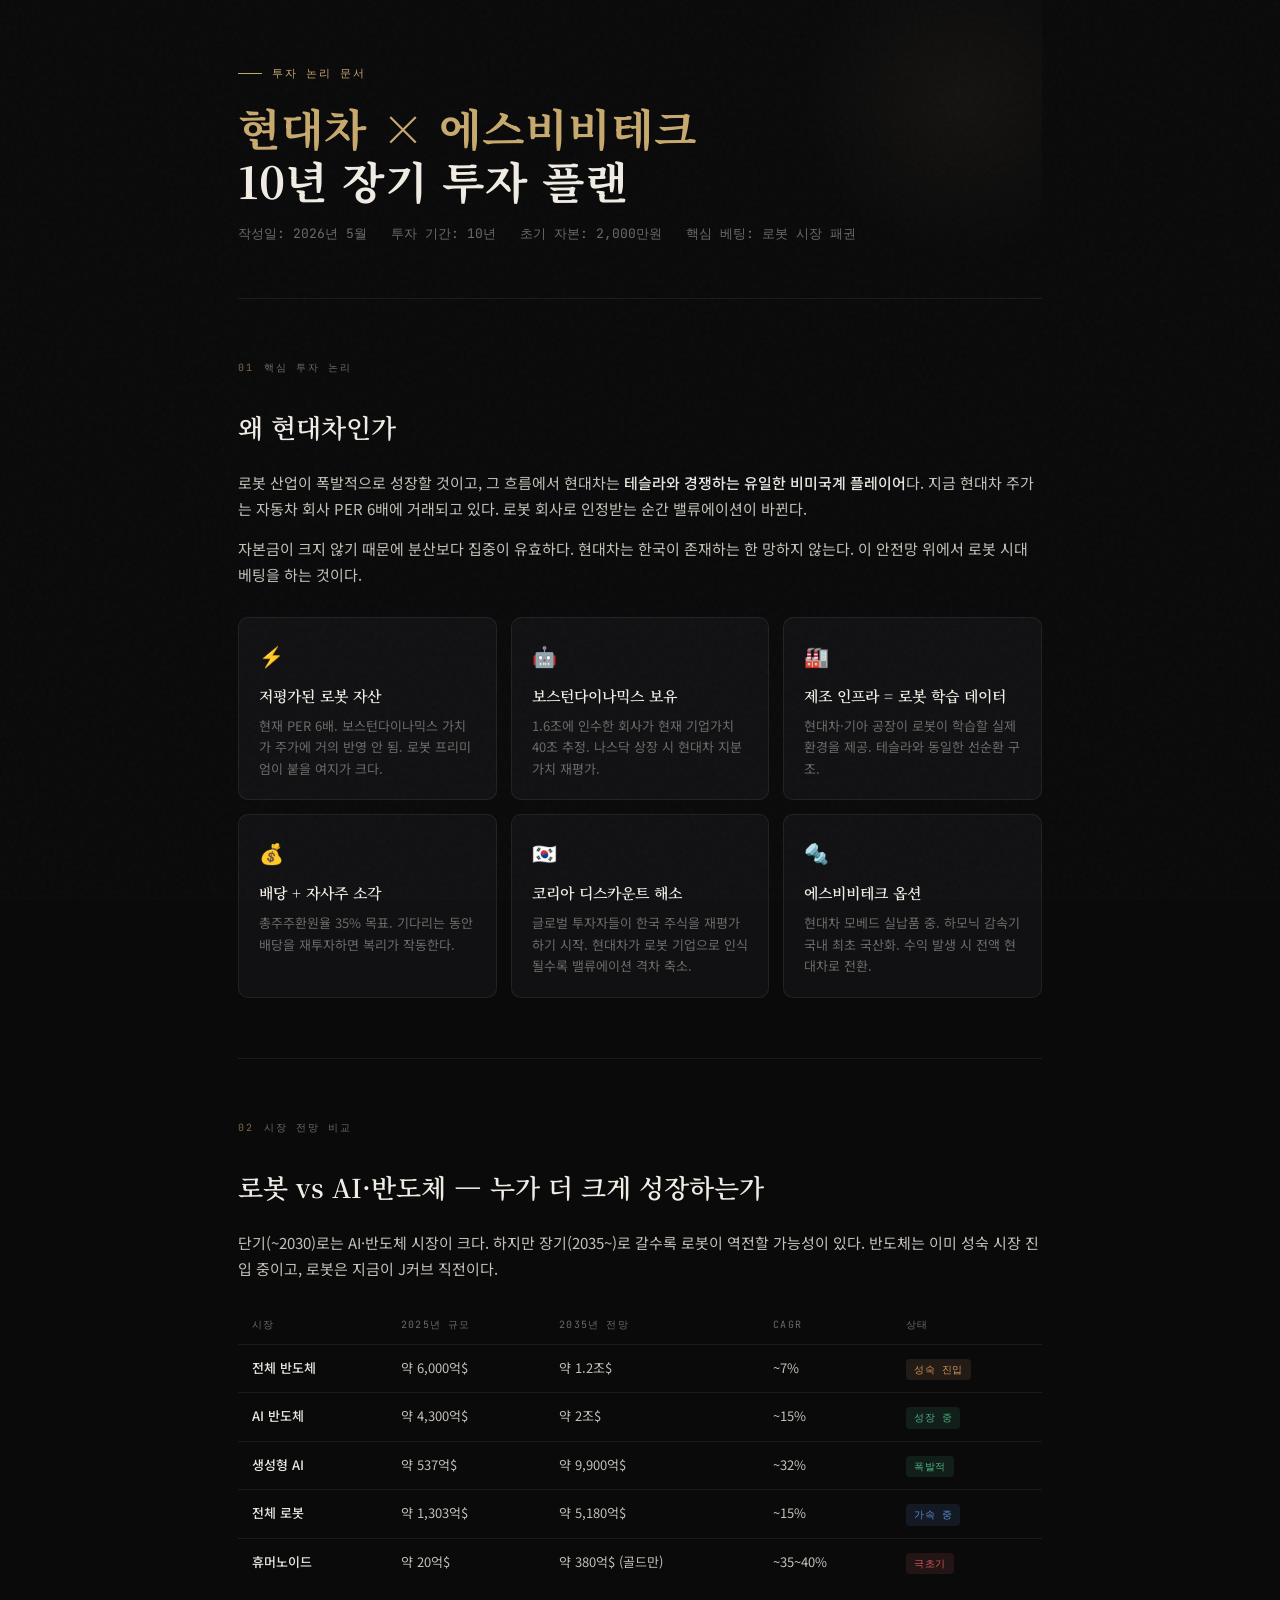
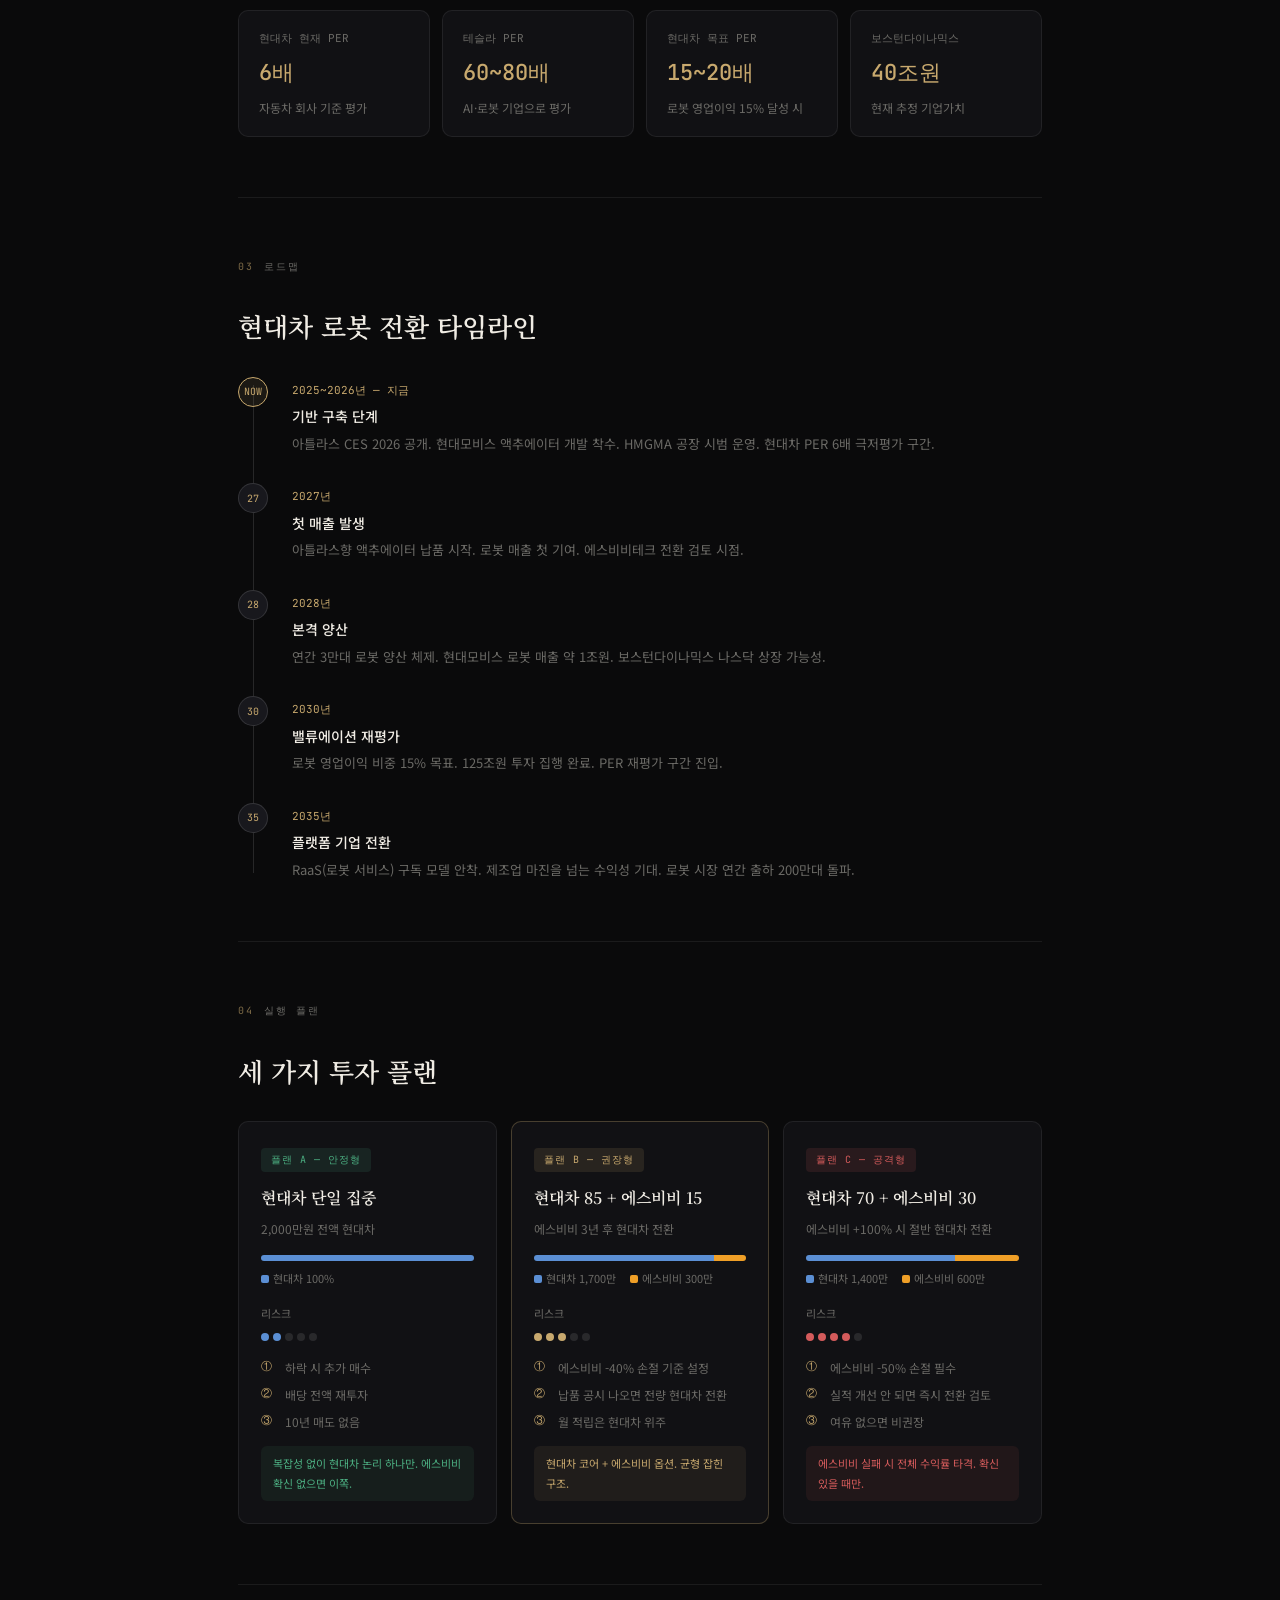
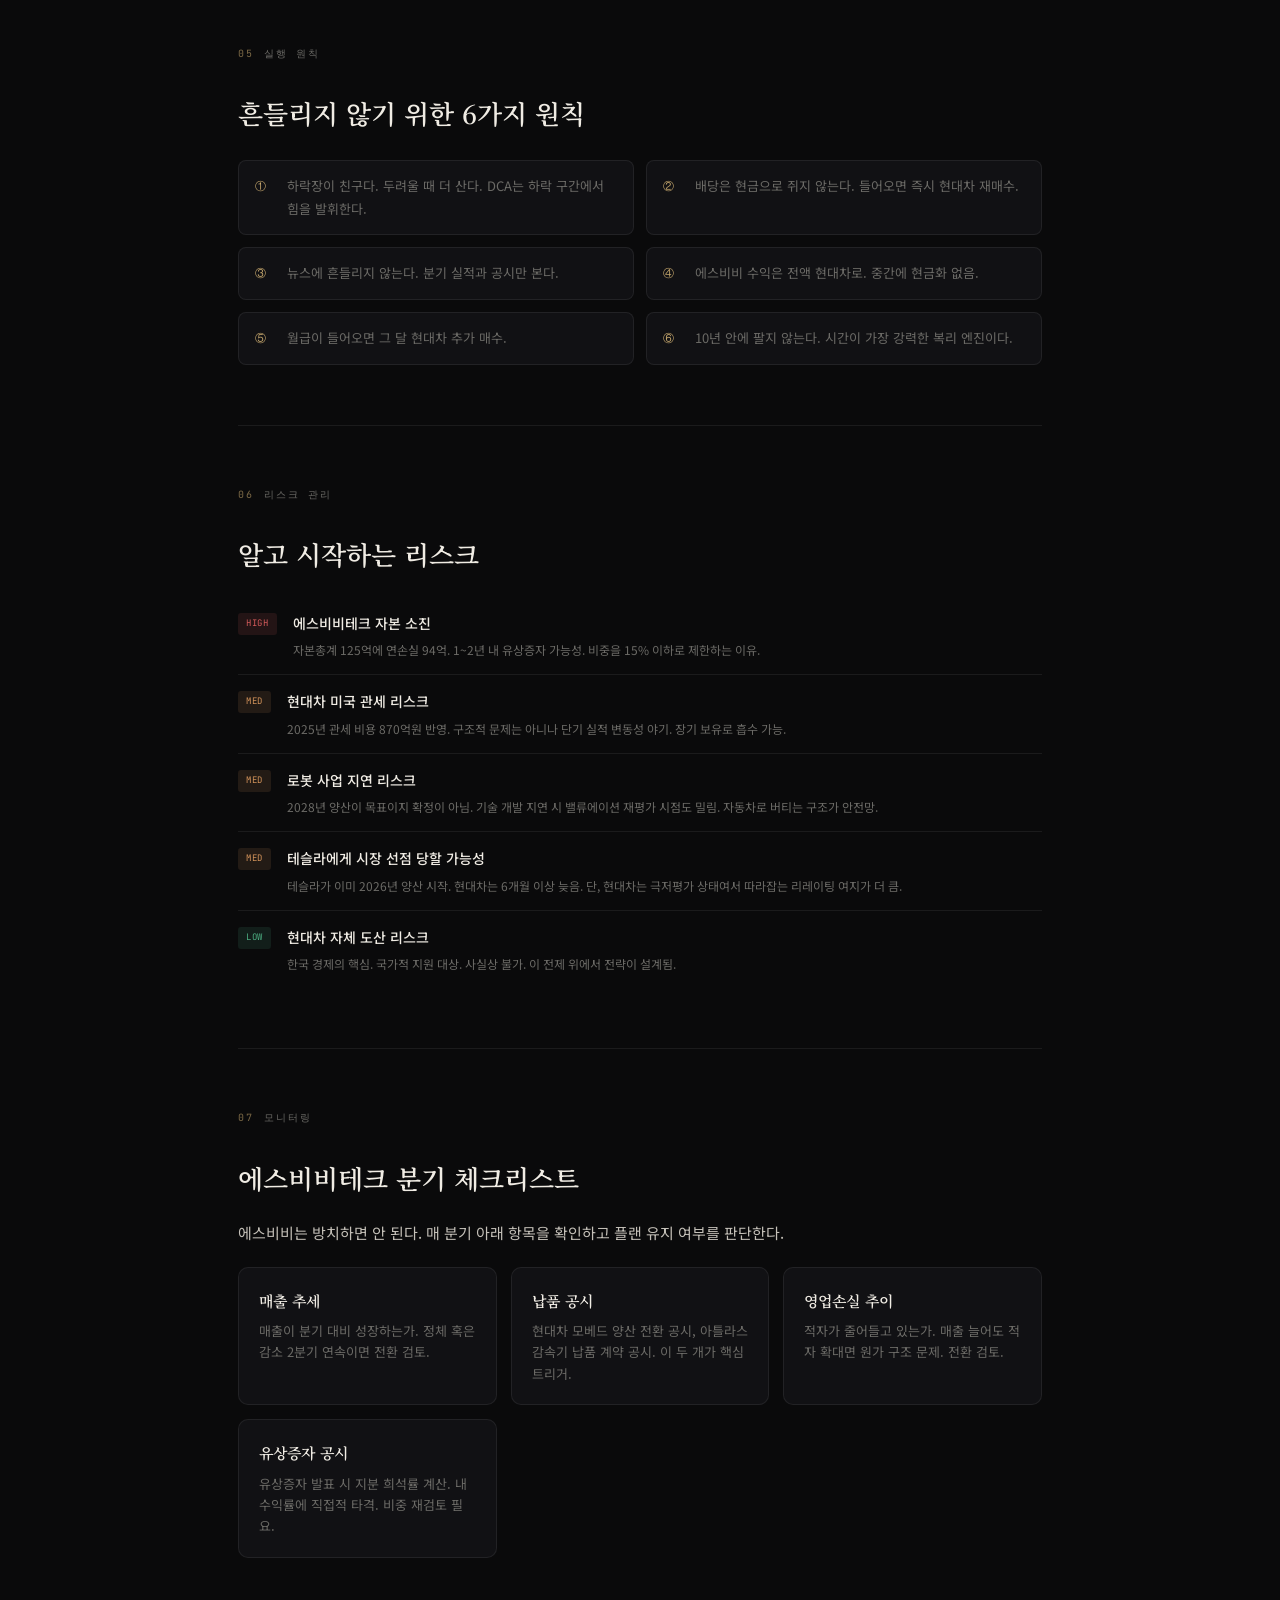
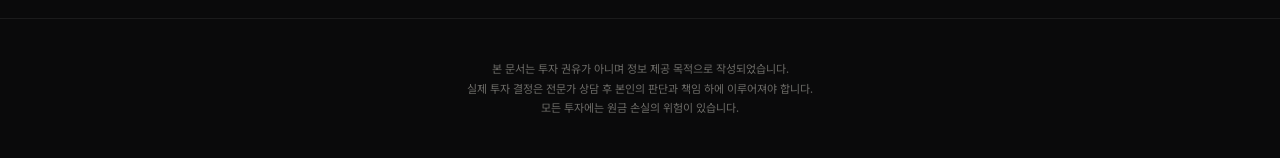
<file: temp.html>
<!DOCTYPE html>
<html lang="ko">
<head>
<meta charset="UTF-8">
<meta name="viewport" content="width=device-width, initial-scale=1.0">
<title>투자 논리 — 현대차 × 에스비비테크</title>
<link href="https://fonts.googleapis.com/css2?family=Noto+Serif+KR:wght@400;600;700&family=Noto+Sans+KR:wght@300;400;500&family=JetBrains+Mono:wght@400;500&display=swap" rel="stylesheet">
<style>
:root {
  --bg: #0a0a0b;
  --bg2: #111114;
  --bg3: #18181d;
  --border: rgba(255,255,255,0.07);
  --border2: rgba(255,255,255,0.12);
  --text: #e8e6e0;
  --muted: #6b6a66;
  --accent-h: #c8a96e;
  --accent-s: #5b8fd4;
  --accent-g: #4caf82;
  --accent-r: #d45b5b;
  --accent-w: #d4945b;
  --serif: 'Noto Serif KR', serif;
  --sans: 'Noto Sans KR', sans-serif;
  --mono: 'JetBrains Mono', monospace;
}

* { margin: 0; padding: 0; box-sizing: border-box; }

body {
  background: var(--bg);
  color: var(--text);
  font-family: var(--sans);
  font-size: 15px;
  line-height: 1.75;
  -webkit-font-smoothing: antialiased;
}

.grain {
  position: fixed; inset: 0; pointer-events: none; z-index: 999;
  opacity: 0.025;
  background-image: url("data:image/svg+xml,%3Csvg viewBox='0 0 256 256' xmlns='http://www.w3.org/2000/svg'%3E%3Cfilter id='n'%3E%3CfeTurbulence type='fractalNoise' baseFrequency='0.9' numOctaves='4' stitchTiles='stitch'/%3E%3C/filter%3E%3Crect width='100%25' height='100%25' filter='url(%23n)'/%3E%3C/svg%3E");
}

.wrap { max-width: 860px; margin: 0 auto; padding: 0 28px; }

/* HEADER */
header {
  border-bottom: 1px solid var(--border);
  padding: 64px 0 52px;
  position: relative;
  overflow: hidden;
}
header::before {
  content: '';
  position: absolute;
  top: -60px; right: -80px;
  width: 320px; height: 320px;
  border-radius: 50%;
  background: radial-gradient(circle, rgba(200,169,110,0.06) 0%, transparent 70%);
  pointer-events: none;
}
.header-label {
  font-family: var(--mono);
  font-size: 11px;
  color: var(--accent-h);
  letter-spacing: 0.15em;
  text-transform: uppercase;
  margin-bottom: 18px;
  display: flex;
  align-items: center;
  gap: 10px;
}
.header-label::before {
  content: '';
  display: block;
  width: 24px; height: 1px;
  background: var(--accent-h);
}
h1 {
  font-family: var(--serif);
  font-size: clamp(28px, 5vw, 44px);
  font-weight: 700;
  line-height: 1.2;
  color: #f0ece4;
  margin-bottom: 16px;
}
h1 span { color: var(--accent-h); }
.header-meta {
  font-size: 13px;
  color: var(--muted);
  font-family: var(--mono);
  display: flex; gap: 24px; flex-wrap: wrap;
}

/* SECTIONS */
section { padding: 60px 0; border-bottom: 1px solid var(--border); }
section:last-of-type { border-bottom: none; }

.section-label {
  font-family: var(--mono);
  font-size: 10px;
  color: var(--muted);
  letter-spacing: 0.2em;
  text-transform: uppercase;
  margin-bottom: 28px;
  display: flex; align-items: center; gap: 10px;
}
.section-num {
  font-size: 10px;
  color: var(--accent-h);
  opacity: 0.6;
}

h2 {
  font-family: var(--serif);
  font-size: clamp(20px, 3vw, 26px);
  font-weight: 600;
  color: #f0ece4;
  margin-bottom: 20px;
}

p { color: #c4c0b8; margin-bottom: 14px; }
p:last-child { margin-bottom: 0; }
strong { color: var(--text); font-weight: 500; }

/* THESIS CARDS */
.thesis-grid {
  display: grid;
  grid-template-columns: repeat(auto-fit, minmax(240px, 1fr));
  gap: 14px;
  margin-top: 28px;
}
.thesis-card {
  background: var(--bg2);
  border: 1px solid var(--border);
  border-radius: 10px;
  padding: 20px;
  transition: border-color 0.2s;
}
.thesis-card:hover { border-color: var(--border2); }
.tc-icon {
  font-size: 20px;
  margin-bottom: 10px;
  display: block;
}
.tc-title {
  font-family: var(--serif);
  font-size: 15px;
  font-weight: 600;
  color: #f0ece4;
  margin-bottom: 6px;
}
.tc-body { font-size: 13px; color: var(--muted); line-height: 1.65; }

/* MARKET COMPARISON */
.market-table {
  width: 100%;
  border-collapse: collapse;
  margin-top: 24px;
  font-size: 13px;
}
.market-table th {
  text-align: left;
  padding: 10px 14px;
  font-family: var(--mono);
  font-size: 10px;
  letter-spacing: 0.12em;
  color: var(--muted);
  border-bottom: 1px solid var(--border);
  font-weight: 400;
}
.market-table td {
  padding: 12px 14px;
  border-bottom: 1px solid var(--border);
  color: #c4c0b8;
  vertical-align: top;
}
.market-table tr:last-child td { border-bottom: none; }
.market-table tr:hover td { background: var(--bg2); }
.tag {
  display: inline-block;
  font-family: var(--mono);
  font-size: 10px;
  padding: 2px 8px;
  border-radius: 4px;
  letter-spacing: 0.05em;
}
.tag-g { background: rgba(76,175,130,0.12); color: #4caf82; }
.tag-y { background: rgba(212,148,91,0.12); color: var(--accent-w); }
.tag-b { background: rgba(91,143,212,0.12); color: var(--accent-s); }
.tag-r { background: rgba(212,91,91,0.12); color: var(--accent-r); }

/* VALUATION BOX */
.val-grid {
  display: grid;
  grid-template-columns: repeat(auto-fit, minmax(180px, 1fr));
  gap: 12px;
  margin-top: 24px;
}
.val-card {
  background: var(--bg2);
  border: 1px solid var(--border);
  border-radius: 10px;
  padding: 18px 20px;
}
.val-label { font-size: 11px; color: var(--muted); margin-bottom: 6px; font-family: var(--mono); }
.val-num {
  font-family: var(--mono);
  font-size: 22px;
  font-weight: 500;
  color: var(--accent-h);
  margin-bottom: 4px;
}
.val-desc { font-size: 12px; color: var(--muted); }

/* TIMELINE */
.timeline { margin-top: 28px; position: relative; }
.timeline::before {
  content: '';
  position: absolute;
  left: 15px; top: 8px; bottom: 8px;
  width: 1px;
  background: var(--border2);
}
.tl-item {
  display: flex;
  gap: 24px;
  margin-bottom: 28px;
  position: relative;
}
.tl-item:last-child { margin-bottom: 0; }
.tl-dot {
  width: 30px; height: 30px;
  border-radius: 50%;
  border: 1px solid var(--border2);
  background: var(--bg3);
  display: flex; align-items: center; justify-content: center;
  font-family: var(--mono);
  font-size: 10px;
  color: var(--accent-h);
  flex-shrink: 0;
  position: relative;
  z-index: 1;
}
.tl-dot.active { background: rgba(200,169,110,0.1); border-color: var(--accent-h); }
.tl-content { padding-top: 4px; }
.tl-year {
  font-family: var(--mono);
  font-size: 11px;
  color: var(--accent-h);
  margin-bottom: 4px;
}
.tl-title { font-weight: 500; color: #f0ece4; font-size: 14px; margin-bottom: 4px; }
.tl-desc { font-size: 13px; color: var(--muted); }

/* PLANS */
.plan-grid {
  display: grid;
  grid-template-columns: repeat(auto-fit, minmax(230px, 1fr));
  gap: 14px;
  margin-top: 28px;
}
.plan-card {
  background: var(--bg2);
  border: 1px solid var(--border);
  border-radius: 10px;
  padding: 22px;
  transition: border-color 0.2s;
}
.plan-card.rec { border-color: rgba(200,169,110,0.3); }
.plan-badge {
  font-family: var(--mono);
  font-size: 10px;
  letter-spacing: 0.1em;
  padding: 3px 10px;
  border-radius: 4px;
  display: inline-block;
  margin-bottom: 12px;
}
.pb-a { background: rgba(76,175,130,0.12); color: #4caf82; }
.pb-b { background: rgba(200,169,110,0.12); color: var(--accent-h); }
.pb-c { background: rgba(212,91,91,0.12); color: var(--accent-r); }
.plan-title { font-family: var(--serif); font-size: 16px; font-weight: 600; color: #f0ece4; margin-bottom: 6px; }
.plan-sub { font-size: 12px; color: var(--muted); margin-bottom: 16px; }
.alloc-bar { display: flex; height: 6px; border-radius: 3px; overflow: hidden; margin-bottom: 8px; }
.alloc-label { display: flex; gap: 14px; font-size: 11px; color: var(--muted); margin-bottom: 16px; }
.al-dot { width: 8px; height: 8px; border-radius: 2px; display: inline-block; margin-right: 4px; }
.risk-dots { display: flex; gap: 4px; margin-bottom: 16px; }
.rd { width: 8px; height: 8px; border-radius: 50%; }
.plan-rules { font-size: 12px; color: var(--muted); }
.plan-rule { display: flex; gap: 8px; margin-bottom: 6px; align-items: flex-start; }
.pr-num { color: var(--accent-h); font-family: var(--mono); font-size: 11px; min-width: 16px; }
.plan-note {
  margin-top: 14px;
  padding: 8px 12px;
  border-radius: 6px;
  font-size: 11px;
}
.pn-g { background: rgba(76,175,130,0.08); color: #4caf82; }
.pn-b { background: rgba(200,169,110,0.08); color: var(--accent-h); }
.pn-r { background: rgba(212,91,91,0.08); color: var(--accent-r); }

/* PRINCIPLES */
.principles {
  display: grid;
  grid-template-columns: 1fr 1fr;
  gap: 12px;
  margin-top: 24px;
}
@media (max-width: 560px) { .principles { grid-template-columns: 1fr; } }
.principle {
  display: flex;
  gap: 12px;
  align-items: flex-start;
  padding: 14px 16px;
  background: var(--bg2);
  border: 1px solid var(--border);
  border-radius: 8px;
  font-size: 13px;
  color: var(--muted);
}
.principle-n {
  font-family: var(--mono);
  font-size: 11px;
  color: var(--accent-h);
  min-width: 20px;
  padding-top: 2px;
}

/* RISK */
.risk-list { margin-top: 20px; }
.risk-item {
  display: flex;
  gap: 16px;
  padding: 14px 0;
  border-bottom: 1px solid var(--border);
  align-items: flex-start;
}
.risk-item:last-child { border-bottom: none; }
.risk-badge {
  font-family: var(--mono);
  font-size: 9px;
  padding: 3px 8px;
  border-radius: 3px;
  flex-shrink: 0;
  margin-top: 2px;
  letter-spacing: 0.08em;
}
.rb-h { background: rgba(212,91,91,0.12); color: var(--accent-r); }
.rb-m { background: rgba(212,148,91,0.12); color: var(--accent-w); }
.rb-l { background: rgba(76,175,130,0.12); color: #4caf82; }
.risk-title { font-size: 14px; color: #f0ece4; font-weight: 500; margin-bottom: 4px; }
.risk-desc { font-size: 12px; color: var(--muted); }

/* FOOTER */
footer {
  padding: 40px 0;
  border-top: 1px solid var(--border);
  text-align: center;
}
.footer-note {
  font-size: 11px;
  color: var(--muted);
  line-height: 1.8;
  max-width: 520px;
  margin: 0 auto;
}

/* FADE IN */
@keyframes fadeUp {
  from { opacity: 0; transform: translateY(16px); }
  to { opacity: 1; transform: translateY(0); }
}
.fade { animation: fadeUp 0.6s ease forwards; }
.fade-1 { animation-delay: 0.1s; opacity: 0; }
.fade-2 { animation-delay: 0.2s; opacity: 0; }
.fade-3 { animation-delay: 0.3s; opacity: 0; }

@media (max-width: 600px) {
  .thesis-grid, .val-grid, .plan-grid { grid-template-columns: 1fr; }
  .market-table { font-size: 12px; }
  .market-table td, .market-table th { padding: 10px 10px; }
}
</style>
</head>
<body>

<div class="grain"></div>

<div class="wrap">

<header>
  <div class="header-label">투자 논리 문서</div>
  <h1 class="fade fade-1"><span>현대차 × 에스비비테크</span><br>10년 장기 투자 플랜</h1>
  <div class="header-meta fade fade-2">
    <span>작성일: 2026년 5월</span>
    <span>투자 기간: 10년</span>
    <span>초기 자본: 2,000만원</span>
    <span>핵심 베팅: 로봇 시장 패권</span>
  </div>
</header>

<!-- 1. 핵심 논리 -->
<section>
  <div class="section-label"><span class="section-num">01</span> 핵심 투자 논리</div>
  <h2>왜 현대차인가</h2>
  <p>로봇 산업이 폭발적으로 성장할 것이고, 그 흐름에서 현대차는 <strong>테슬라와 경쟁하는 유일한 비미국계 플레이어</strong>다. 지금 현대차 주가는 자동차 회사 PER 6배에 거래되고 있다. 로봇 회사로 인정받는 순간 밸류에이션이 바뀐다.</p>
  <p>자본금이 크지 않기 때문에 분산보다 집중이 유효하다. 현대차는 한국이 존재하는 한 망하지 않는다. 이 안전망 위에서 로봇 시대 베팅을 하는 것이다.</p>

  <div class="thesis-grid">
    <div class="thesis-card">
      <span class="tc-icon">⚡</span>
      <div class="tc-title">저평가된 로봇 자산</div>
      <div class="tc-body">현재 PER 6배. 보스턴다이나믹스 가치가 주가에 거의 반영 안 됨. 로봇 프리미엄이 붙을 여지가 크다.</div>
    </div>
    <div class="thesis-card">
      <span class="tc-icon">🤖</span>
      <div class="tc-title">보스턴다이나믹스 보유</div>
      <div class="tc-body">1.6조에 인수한 회사가 현재 기업가치 40조 추정. 나스닥 상장 시 현대차 지분 가치 재평가.</div>
    </div>
    <div class="thesis-card">
      <span class="tc-icon">🏭</span>
      <div class="tc-title">제조 인프라 = 로봇 학습 데이터</div>
      <div class="tc-body">현대차·기아 공장이 로봇이 학습할 실제 환경을 제공. 테슬라와 동일한 선순환 구조.</div>
    </div>
    <div class="thesis-card">
      <span class="tc-icon">💰</span>
      <div class="tc-title">배당 + 자사주 소각</div>
      <div class="tc-body">총주주환원율 35% 목표. 기다리는 동안 배당을 재투자하면 복리가 작동한다.</div>
    </div>
    <div class="thesis-card">
      <span class="tc-icon">🇰🇷</span>
      <div class="tc-title">코리아 디스카운트 해소</div>
      <div class="tc-body">글로벌 투자자들이 한국 주식을 재평가하기 시작. 현대차가 로봇 기업으로 인식될수록 밸류에이션 격차 축소.</div>
    </div>
    <div class="thesis-card">
      <span class="tc-icon">🔩</span>
      <div class="tc-title">에스비비테크 옵션</div>
      <div class="tc-body">현대차 모베드 실납품 중. 하모닉 감속기 국내 최초 국산화. 수익 발생 시 전액 현대차로 전환.</div>
    </div>
  </div>
</section>

<!-- 2. 시장 전망 -->
<section>
  <div class="section-label"><span class="section-num">02</span> 시장 전망 비교</div>
  <h2>로봇 vs AI·반도체 — 누가 더 크게 성장하는가</h2>
  <p>단기(~2030)로는 AI·반도체 시장이 크다. 하지만 장기(2035~)로 갈수록 로봇이 역전할 가능성이 있다. 반도체는 이미 성숙 시장 진입 중이고, 로봇은 지금이 J커브 직전이다.</p>

  <table class="market-table">
    <thead>
      <tr>
        <th>시장</th>
        <th>2025년 규모</th>
        <th>2035년 전망</th>
        <th>CAGR</th>
        <th>상태</th>
      </tr>
    </thead>
    <tbody>
      <tr>
        <td><strong>전체 반도체</strong></td>
        <td>약 6,000억$</td>
        <td>약 1.2조$</td>
        <td>~7%</td>
        <td><span class="tag tag-y">성숙 진입</span></td>
      </tr>
      <tr>
        <td><strong>AI 반도체</strong></td>
        <td>약 4,300억$</td>
        <td>약 2조$</td>
        <td>~15%</td>
        <td><span class="tag tag-g">성장 중</span></td>
      </tr>
      <tr>
        <td><strong>생성형 AI</strong></td>
        <td>약 537억$</td>
        <td>약 9,900억$</td>
        <td>~32%</td>
        <td><span class="tag tag-g">폭발적</span></td>
      </tr>
      <tr>
        <td><strong>전체 로봇</strong></td>
        <td>약 1,303억$</td>
        <td>약 5,180억$</td>
        <td>~15%</td>
        <td><span class="tag tag-b">가속 중</span></td>
      </tr>
      <tr>
        <td><strong>휴머노이드</strong></td>
        <td>약 20억$</td>
        <td>약 380억$ (골드만)</td>
        <td>~35~40%</td>
        <td><span class="tag tag-r">극초기</span></td>
      </tr>
    </tbody>
  </table>

  <div class="val-grid">
    <div class="val-card">
      <div class="val-label">현대차 현재 PER</div>
      <div class="val-num">6배</div>
      <div class="val-desc">자동차 회사 기준 평가</div>
    </div>
    <div class="val-card">
      <div class="val-label">테슬라 PER</div>
      <div class="val-num">60~80배</div>
      <div class="val-desc">AI·로봇 기업으로 평가</div>
    </div>
    <div class="val-card">
      <div class="val-label">현대차 목표 PER</div>
      <div class="val-num">15~20배</div>
      <div class="val-desc">로봇 영업이익 15% 달성 시</div>
    </div>
    <div class="val-card">
      <div class="val-label">보스턴다이나믹스</div>
      <div class="val-num">40조원</div>
      <div class="val-desc">현재 추정 기업가치</div>
    </div>
  </div>
</section>

<!-- 3. 타임라인 -->
<section>
  <div class="section-label"><span class="section-num">03</span> 로드맵</div>
  <h2>현대차 로봇 전환 타임라인</h2>

  <div class="timeline">
    <div class="tl-item">
      <div class="tl-dot active">NOW</div>
      <div class="tl-content">
        <div class="tl-year">2025~2026년 — 지금</div>
        <div class="tl-title">기반 구축 단계</div>
        <div class="tl-desc">아틀라스 CES 2026 공개. 현대모비스 액추에이터 개발 착수. HMGMA 공장 시범 운영. 현대차 PER 6배 극저평가 구간.</div>
      </div>
    </div>
    <div class="tl-item">
      <div class="tl-dot">27</div>
      <div class="tl-content">
        <div class="tl-year">2027년</div>
        <div class="tl-title">첫 매출 발생</div>
        <div class="tl-desc">아틀라스향 액추에이터 납품 시작. 로봇 매출 첫 기여. 에스비비테크 전환 검토 시점.</div>
      </div>
    </div>
    <div class="tl-item">
      <div class="tl-dot">28</div>
      <div class="tl-content">
        <div class="tl-year">2028년</div>
        <div class="tl-title">본격 양산</div>
        <div class="tl-desc">연간 3만대 로봇 양산 체제. 현대모비스 로봇 매출 약 1조원. 보스턴다이나믹스 나스닥 상장 가능성.</div>
      </div>
    </div>
    <div class="tl-item">
      <div class="tl-dot">30</div>
      <div class="tl-content">
        <div class="tl-year">2030년</div>
        <div class="tl-title">밸류에이션 재평가</div>
        <div class="tl-desc">로봇 영업이익 비중 15% 목표. 125조원 투자 집행 완료. PER 재평가 구간 진입.</div>
      </div>
    </div>
    <div class="tl-item">
      <div class="tl-dot">35</div>
      <div class="tl-content">
        <div class="tl-year">2035년</div>
        <div class="tl-title">플랫폼 기업 전환</div>
        <div class="tl-desc">RaaS(로봇 서비스) 구독 모델 안착. 제조업 마진을 넘는 수익성 기대. 로봇 시장 연간 출하 200만대 돌파.</div>
      </div>
    </div>
  </div>
</section>

<!-- 4. 투자 플랜 -->
<section>
  <div class="section-label"><span class="section-num">04</span> 실행 플랜</div>
  <h2>세 가지 투자 플랜</h2>

  <div class="plan-grid">
    <div class="plan-card">
      <span class="plan-badge pb-a">플랜 A — 안정형</span>
      <div class="plan-title">현대차 단일 집중</div>
      <div class="plan-sub">2,000만원 전액 현대차</div>
      <div class="alloc-bar">
        <div style="flex:100;background:#5b8fd4"></div>
      </div>
      <div class="alloc-label">
        <span><span class="al-dot" style="background:#5b8fd4"></span>현대차 100%</span>
      </div>
      <p style="font-size:11px;color:var(--muted);margin-bottom:10px">리스크</p>
      <div class="risk-dots">
        <div class="rd" style="background:#5b8fd4"></div>
        <div class="rd" style="background:#5b8fd4"></div>
        <div class="rd" style="background:rgba(255,255,255,0.1)"></div>
        <div class="rd" style="background:rgba(255,255,255,0.1)"></div>
        <div class="rd" style="background:rgba(255,255,255,0.1)"></div>
      </div>
      <div class="plan-rules">
        <div class="plan-rule"><span class="pr-num">①</span><span>하락 시 추가 매수</span></div>
        <div class="plan-rule"><span class="pr-num">②</span><span>배당 전액 재투자</span></div>
        <div class="plan-rule"><span class="pr-num">③</span><span>10년 매도 없음</span></div>
      </div>
      <div class="plan-note pn-g">복잡성 없이 현대차 논리 하나만. 에스비비 확신 없으면 이쪽.</div>
    </div>

    <div class="plan-card rec">
      <span class="plan-badge pb-b">플랜 B — 권장형</span>
      <div class="plan-title">현대차 85 + 에스비비 15</div>
      <div class="plan-sub">에스비비 3년 후 현대차 전환</div>
      <div class="alloc-bar">
        <div style="flex:85;background:#5b8fd4"></div>
        <div style="flex:15;background:#EF9F27"></div>
      </div>
      <div class="alloc-label">
        <span><span class="al-dot" style="background:#5b8fd4"></span>현대차 1,700만</span>
        <span><span class="al-dot" style="background:#EF9F27"></span>에스비비 300만</span>
      </div>
      <p style="font-size:11px;color:var(--muted);margin-bottom:10px">리스크</p>
      <div class="risk-dots">
        <div class="rd" style="background:#c8a96e"></div>
        <div class="rd" style="background:#c8a96e"></div>
        <div class="rd" style="background:#c8a96e"></div>
        <div class="rd" style="background:rgba(255,255,255,0.1)"></div>
        <div class="rd" style="background:rgba(255,255,255,0.1)"></div>
      </div>
      <div class="plan-rules">
        <div class="plan-rule"><span class="pr-num">①</span><span>에스비비 -40% 손절 기준 설정</span></div>
        <div class="plan-rule"><span class="pr-num">②</span><span>납품 공시 나오면 전량 현대차 전환</span></div>
        <div class="plan-rule"><span class="pr-num">③</span><span>월 적립은 현대차 위주</span></div>
      </div>
      <div class="plan-note pn-b">현대차 코어 + 에스비비 옵션. 균형 잡힌 구조.</div>
    </div>

    <div class="plan-card">
      <span class="plan-badge pb-c">플랜 C — 공격형</span>
      <div class="plan-title">현대차 70 + 에스비비 30</div>
      <div class="plan-sub">에스비비 +100% 시 절반 현대차 전환</div>
      <div class="alloc-bar">
        <div style="flex:70;background:#5b8fd4"></div>
        <div style="flex:30;background:#EF9F27"></div>
      </div>
      <div class="alloc-label">
        <span><span class="al-dot" style="background:#5b8fd4"></span>현대차 1,400만</span>
        <span><span class="al-dot" style="background:#EF9F27"></span>에스비비 600만</span>
      </div>
      <p style="font-size:11px;color:var(--muted);margin-bottom:10px">리스크</p>
      <div class="risk-dots">
        <div class="rd" style="background:#d45b5b"></div>
        <div class="rd" style="background:#d45b5b"></div>
        <div class="rd" style="background:#d45b5b"></div>
        <div class="rd" style="background:#d45b5b"></div>
        <div class="rd" style="background:rgba(255,255,255,0.1)"></div>
      </div>
      <div class="plan-rules">
        <div class="plan-rule"><span class="pr-num">①</span><span>에스비비 -50% 손절 필수</span></div>
        <div class="plan-rule"><span class="pr-num">②</span><span>실적 개선 안 되면 즉시 전환 검토</span></div>
        <div class="plan-rule"><span class="pr-num">③</span><span>여유 없으면 비권장</span></div>
      </div>
      <div class="plan-note pn-r">에스비비 실패 시 전체 수익률 타격. 확신 있을 때만.</div>
    </div>
  </div>
</section>

<!-- 5. 원칙 -->
<section>
  <div class="section-label"><span class="section-num">05</span> 실행 원칙</div>
  <h2>흔들리지 않기 위한 6가지 원칙</h2>

  <div class="principles">
    <div class="principle"><span class="principle-n">①</span><span>하락장이 친구다. 두려울 때 더 산다. DCA는 하락 구간에서 힘을 발휘한다.</span></div>
    <div class="principle"><span class="principle-n">②</span><span>배당은 현금으로 쥐지 않는다. 들어오면 즉시 현대차 재매수.</span></div>
    <div class="principle"><span class="principle-n">③</span><span>뉴스에 흔들리지 않는다. 분기 실적과 공시만 본다.</span></div>
    <div class="principle"><span class="principle-n">④</span><span>에스비비 수익은 전액 현대차로. 중간에 현금화 없음.</span></div>
    <div class="principle"><span class="principle-n">⑤</span><span>월급이 들어오면 그 달 현대차 추가 매수.</span></div>
    <div class="principle"><span class="principle-n">⑥</span><span>10년 안에 팔지 않는다. 시간이 가장 강력한 복리 엔진이다.</span></div>
  </div>
</section>

<!-- 6. 리스크 -->
<section>
  <div class="section-label"><span class="section-num">06</span> 리스크 관리</div>
  <h2>알고 시작하는 리스크</h2>

  <div class="risk-list">
    <div class="risk-item">
      <span class="risk-badge rb-h">HIGH</span>
      <div>
        <div class="risk-title">에스비비테크 자본 소진</div>
        <div class="risk-desc">자본총계 125억에 연손실 94억. 1~2년 내 유상증자 가능성. 비중을 15% 이하로 제한하는 이유.</div>
      </div>
    </div>
    <div class="risk-item">
      <span class="risk-badge rb-m">MED</span>
      <div>
        <div class="risk-title">현대차 미국 관세 리스크</div>
        <div class="risk-desc">2025년 관세 비용 870억원 반영. 구조적 문제는 아니나 단기 실적 변동성 야기. 장기 보유로 흡수 가능.</div>
      </div>
    </div>
    <div class="risk-item">
      <span class="risk-badge rb-m">MED</span>
      <div>
        <div class="risk-title">로봇 사업 지연 리스크</div>
        <div class="risk-desc">2028년 양산이 목표이지 확정이 아님. 기술 개발 지연 시 밸류에이션 재평가 시점도 밀림. 자동차로 버티는 구조가 안전망.</div>
      </div>
    </div>
    <div class="risk-item">
      <span class="risk-badge rb-m">MED</span>
      <div>
        <div class="risk-title">테슬라에게 시장 선점 당할 가능성</div>
        <div class="risk-desc">테슬라가 이미 2026년 양산 시작. 현대차는 6개월 이상 늦음. 단, 현대차는 극저평가 상태여서 따라잡는 리레이팅 여지가 더 큼.</div>
      </div>
    </div>
    <div class="risk-item">
      <span class="risk-badge rb-l">LOW</span>
      <div>
        <div class="risk-title">현대차 자체 도산 리스크</div>
        <div class="risk-desc">한국 경제의 핵심. 국가적 지원 대상. 사실상 불가. 이 전제 위에서 전략이 설계됨.</div>
      </div>
    </div>
  </div>
</section>

<!-- 7. 에스비비 체크리스트 -->
<section>
  <div class="section-label"><span class="section-num">07</span> 모니터링</div>
  <h2>에스비비테크 분기 체크리스트</h2>
  <p>에스비비는 방치하면 안 된다. 매 분기 아래 항목을 확인하고 플랜 유지 여부를 판단한다.</p>

  <div class="thesis-grid" style="margin-top:20px">
    <div class="thesis-card">
      <div class="tc-title">매출 추세</div>
      <div class="tc-body">매출이 분기 대비 성장하는가. 정체 혹은 감소 2분기 연속이면 전환 검토.</div>
    </div>
    <div class="thesis-card">
      <div class="tc-title">납품 공시</div>
      <div class="tc-body">현대차 모베드 양산 전환 공시, 아틀라스 감속기 납품 계약 공시. 이 두 개가 핵심 트리거.</div>
    </div>
    <div class="thesis-card">
      <div class="tc-title">영업손실 추이</div>
      <div class="tc-body">적자가 줄어들고 있는가. 매출 늘어도 적자 확대면 원가 구조 문제. 전환 검토.</div>
    </div>
    <div class="thesis-card">
      <div class="tc-title">유상증자 공시</div>
      <div class="tc-body">유상증자 발표 시 지분 희석률 계산. 내 수익률에 직접적 타격. 비중 재검토 필요.</div>
    </div>
  </div>
</section>

</div>

<footer>
  <div class="wrap">
    <p class="footer-note">
      본 문서는 투자 권유가 아니며 정보 제공 목적으로 작성되었습니다.<br>
      실제 투자 결정은 전문가 상담 후 본인의 판단과 책임 하에 이루어져야 합니다.<br>
      모든 투자에는 원금 손실의 위험이 있습니다.
    </p>
  </div>
</footer>

</body>
</html>
</file>
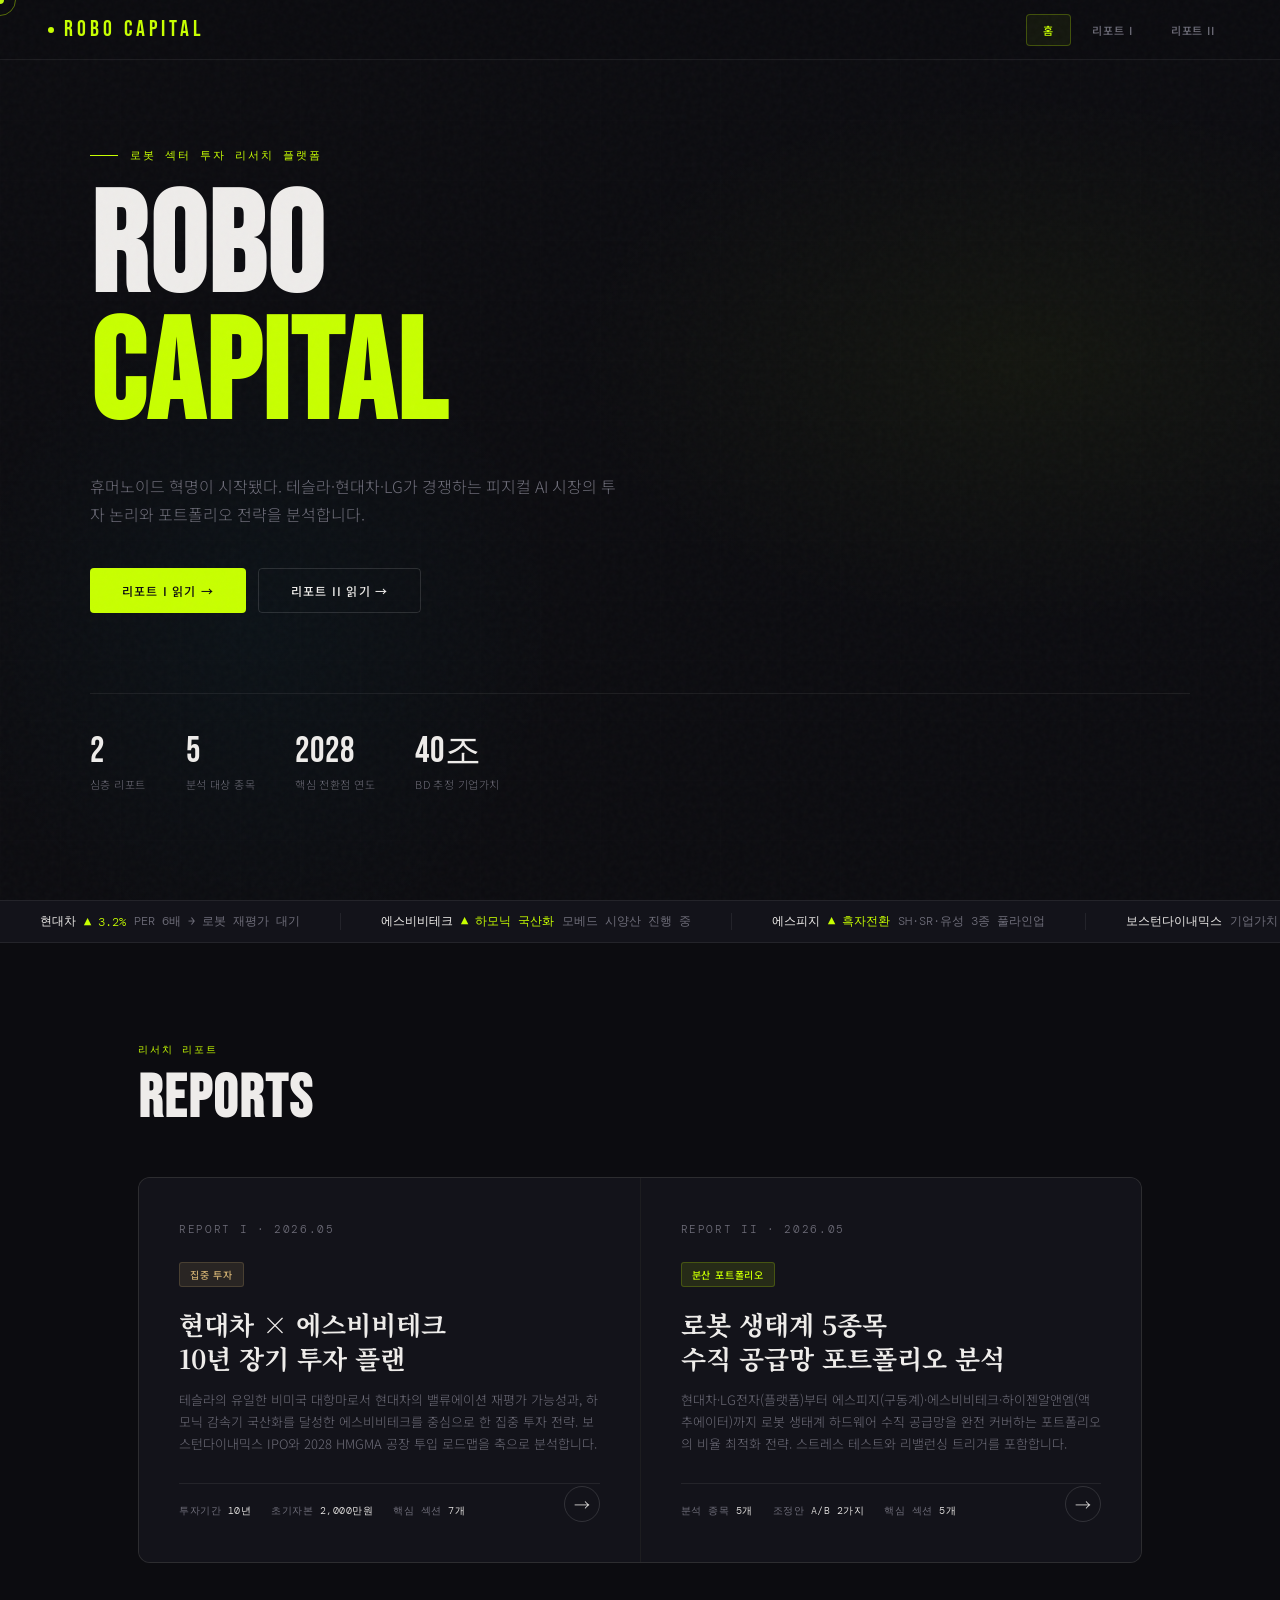
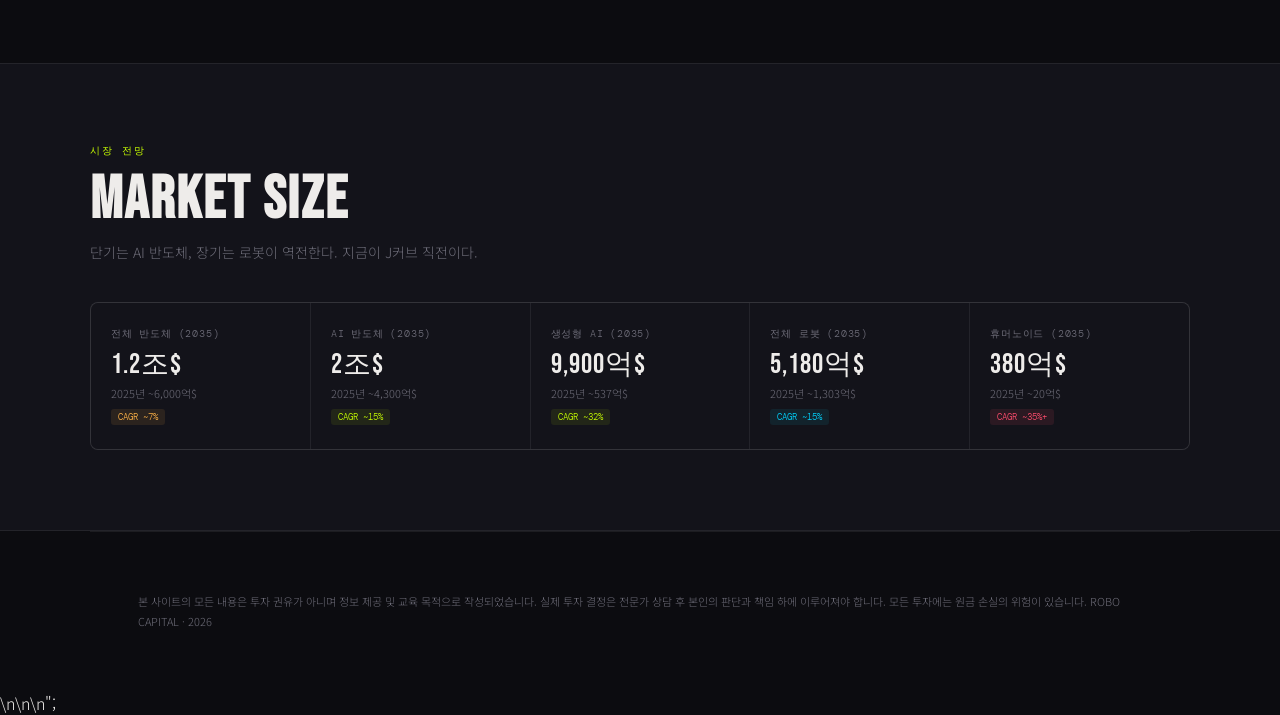
<file: temp2.html>
<!DOCTYPE html>
<html lang="ko">
<head>
<meta charset="UTF-8">
<meta name="viewport" content="width=device-width, initial-scale=1.0">
<title>ROBO CAPITAL — 로봇 섹터 투자 리서치</title>
<link rel="preconnect" href="https://fonts.googleapis.com">
<link href="https://fonts.googleapis.com/css2?family=Noto+Sans+KR:wght@300;400;500;700&family=Noto+Serif+KR:wght@400;600;700&family=Bebas+Neue&family=DM+Mono:wght@400;500&family=JetBrains+Mono:wght@400;500&display=swap" rel="stylesheet">
<style>
*, *::before, *::after { margin:0; padding:0; box-sizing:border-box; }
html { scroll-behavior:smooth; font-size:16px; }

:root {
  --ink:    #0c0c10;
  --ink2:   #13131a;
  --ink3:   #1c1c26;
  --line:   rgba(255,255,255,.07);
  --line2:  rgba(255,255,255,.13);
  --snow:   #eeecea;
  --dust:   #6e6d79;
  --lime:   #c8ff00;
  --cyan:   #00d4ff;
  --gold:   #c8a96e;
  --rose:   #ff4d6d;
  --amber:  #ffb347;
  --violet: #a78bfa;
  --serif:  'Noto Serif KR', serif;
  --sans:   'Noto Sans KR', sans-serif;
  --display:'Bebas Neue', sans-serif;
  --mono:   'DM Mono', 'JetBrains Mono', monospace;
}

body {
  background: var(--ink);
  color: var(--snow);
  font-family: var(--sans);
  font-weight: 300;
  -webkit-font-smoothing: antialiased;
  overflow-x: hidden;
}

/* ── NOISE OVERLAY ── */
.noise {
  position:fixed; inset:0; pointer-events:none; z-index:9000; opacity:.03;
  background-image:url("data:image/svg+xml,%3Csvg viewBox='0 0 200 200' xmlns='http://www.w3.org/2000/svg'%3E%3Cfilter id='n'%3E%3CfeTurbulence type='fractalNoise' baseFrequency='.85' numOctaves='4' stitchTiles='stitch'/%3E%3C/filter%3E%3Crect width='100%25' height='100%25' filter='url(%23n)'/%3E%3C/svg%3E");
}

/* ── CURSOR ── */
.cursor {
  position:fixed; width:8px; height:8px; background:var(--lime);
  border-radius:50%; pointer-events:none; z-index:9999;
  transform:translate(-50%,-50%);
  transition:transform .1s, width .2s, height .2s, opacity .2s;
  mix-blend-mode: difference;
}
.cursor-ring {
  position:fixed; width:32px; height:32px; border:1px solid rgba(200,255,0,.4);
  border-radius:50%; pointer-events:none; z-index:9998;
  transform:translate(-50%,-50%);
  transition:transform .25s cubic-bezier(.23,1,.32,1), width .3s, height .3s;
}

/* ── TOP NAV ── */
nav {
  position:fixed; top:0; left:0; right:0; z-index:800;
  height:60px;
  display:flex; align-items:center; justify-content:space-between;
  padding:0 48px;
  background:rgba(12,12,16,.8);
  backdrop-filter:blur(24px) saturate(180%);
  border-bottom:1px solid var(--line);
  transition:background .3s;
}
.nav-logo {
  font-family:var(--display);
  font-size:22px; letter-spacing:4px;
  color:var(--lime);
  text-decoration:none;
  display:flex; align-items:center; gap:10px;
}
.nav-logo-dot {
  width:6px; height:6px; border-radius:50%;
  background:var(--lime);
  animation: pulse 2s ease-in-out infinite;
}
@keyframes pulse { 0%,100%{opacity:1;transform:scale(1)} 50%{opacity:.4;transform:scale(.7)} }

.nav-links { display:flex; gap:4px; align-items:center; }
.nav-link {
  font-size:11px; font-weight:500; letter-spacing:.08em; text-transform:uppercase;
  padding:7px 16px; border-radius:4px;
  color:var(--dust); text-decoration:none;
  border:1px solid transparent;
  transition:all .2s; cursor:pointer; background:none;
  font-family:var(--sans);
}
.nav-link:hover { color:var(--snow); border-color:var(--line2); }
.nav-link.active { color:var(--lime); border-color:rgba(200,255,0,.25); background:rgba(200,255,0,.05); }
.nav-cta {
  font-size:11px; font-weight:500; letter-spacing:.08em; text-transform:uppercase;
  padding:7px 20px; border-radius:4px;
  color:var(--ink); background:var(--lime);
  border:none; cursor:pointer; font-family:var(--sans);
  transition:opacity .2s;
}
.nav-cta:hover { opacity:.85; }

/* ── PAGES ── */
.page { display:none; min-height:100vh; }
.page.active { display:block; }

/* ══════════════════════════════
   HOME PAGE
══════════════════════════════ */
#page-home {
  display:flex; flex-direction:column;
}

/* HERO */
.hero {
  min-height:100vh;
  display:flex; flex-direction:column; justify-content:center;
  padding:120px 48px 80px;
  position:relative; overflow:hidden;
}
.hero-bg {
  position:absolute; inset:0; pointer-events:none;
  background:
    radial-gradient(ellipse 60% 50% at 80% 40%, rgba(200,255,0,.04) 0%, transparent 60%),
    radial-gradient(ellipse 40% 60% at 20% 70%, rgba(0,212,255,.03) 0%, transparent 60%);
}
.hero-grid {
  position:absolute; inset:0; pointer-events:none; opacity:.04;
  background-image:
    linear-gradient(var(--line2) 1px, transparent 1px),
    linear-gradient(90deg, var(--line2) 1px, transparent 1px);
  background-size:60px 60px;
}
.hero-inner { max-width:1100px; margin:0 auto; width:100%; position:relative; }
.hero-tag {
  font-family:var(--mono); font-size:11px; color:var(--lime); letter-spacing:.18em;
  text-transform:uppercase; margin-bottom:24px;
  display:flex; align-items:center; gap:12px;
  opacity:0; animation:fadeUp .7s .1s forwards;
}
.hero-tag::before { content:''; width:28px; height:1px; background:var(--lime); display:block; }
.hero-h1 {
  font-family:var(--display);
  font-size:clamp(72px,11vw,160px);
  line-height:.9; letter-spacing:2px;
  color:var(--snow);
  opacity:0; animation:fadeUp .8s .2s forwards;
}
.hero-h1 em { color:var(--lime); font-style:normal; }
.hero-sub {
  margin-top:32px; max-width:540px;
  font-size:16px; line-height:1.75; color:var(--dust);
  opacity:0; animation:fadeUp .7s .4s forwards;
}
.hero-ctas {
  display:flex; gap:12px; margin-top:40px; flex-wrap:wrap;
  opacity:0; animation:fadeUp .7s .55s forwards;
}
.btn-primary {
  font-size:12px; font-weight:500; letter-spacing:.1em; text-transform:uppercase;
  padding:14px 32px; border-radius:4px;
  background:var(--lime); color:var(--ink); border:none;
  cursor:pointer; font-family:var(--sans);
  transition:all .2s;
}
.btn-primary:hover { opacity:.88; transform:translateY(-1px); }
.btn-outline {
  font-size:12px; font-weight:500; letter-spacing:.1em; text-transform:uppercase;
  padding:13px 32px; border-radius:4px;
  background:transparent; color:var(--snow);
  border:1px solid var(--line2);
  cursor:pointer; font-family:var(--sans);
  transition:all .2s;
}
.btn-outline:hover { border-color:var(--snow); transform:translateY(-1px); }

/* HERO STATS */
.hero-stats {
  display:flex; gap:40px; margin-top:80px;
  border-top:1px solid var(--line); padding-top:40px;
  flex-wrap:wrap;
  opacity:0; animation:fadeUp .7s .7s forwards;
}
.stat { }
.stat-num {
  font-family:var(--display); font-size:36px; letter-spacing:1px; color:var(--snow); line-height:1;
}
.stat-label { font-size:11px; color:var(--dust); margin-top:6px; letter-spacing:.04em; }

/* TICKER */
.ticker-wrap {
  border-top:1px solid var(--line);
  border-bottom:1px solid var(--line);
  overflow:hidden; padding:12px 0;
  background:var(--ink2);
}
.ticker-inner {
  display:flex; gap:0;
  white-space:nowrap;
  animation:ticker 30s linear infinite;
}
@keyframes ticker { from{transform:translateX(0)} to{transform:translateX(-50%)} }
.ticker-item {
  display:inline-flex; align-items:center; gap:8px;
  padding:0 40px;
  font-family:var(--mono); font-size:12px; color:var(--dust);
  border-right:1px solid var(--line);
}
.ticker-item:last-child { border-right:none; }
.t-up { color:var(--lime); }
.t-dn { color:var(--rose); }
.t-name { color:var(--snow); }

/* REPORTS GRID */
.reports-section {
  max-width:1100px; margin:0 auto;
  padding:100px 48px;
}
.sec-eyebrow {
  font-family:var(--mono); font-size:10px; color:var(--lime); letter-spacing:.2em;
  text-transform:uppercase; margin-bottom:12px;
}
.sec-h2 {
  font-family:var(--display); font-size:clamp(36px,5vw,60px); letter-spacing:2px; color:var(--snow);
  margin-bottom:48px; line-height:1;
}

.reports-grid {
  display:grid;
  grid-template-columns: 1fr 1fr;
  gap:1px;
  background:var(--line);
  border:1px solid var(--line);
  border-radius:12px; overflow:hidden;
}

.report-card {
  background:var(--ink2);
  padding:44px 40px;
  position:relative; overflow:hidden;
  cursor:pointer;
  transition:background .25s;
  display:flex; flex-direction:column; justify-content:space-between;
  min-height:340px;
}
.report-card:hover { background:var(--ink3); }
.report-card::after {
  content:'';
  position:absolute; top:0; left:0; right:0; height:2px;
  opacity:0; transition:opacity .3s;
}
.rc-a::after { background:linear-gradient(90deg,var(--gold),var(--cyan)); }
.rc-b::after { background:linear-gradient(90deg,var(--lime),var(--cyan)); }
.report-card:hover::after { opacity:1; }

.rc-num {
  font-family:var(--mono); font-size:11px; color:var(--dust);
  letter-spacing:.15em; margin-bottom:24px;
}
.rc-tag {
  display:inline-block; font-size:10px; font-weight:500; letter-spacing:.08em;
  text-transform:uppercase; padding:4px 10px; border-radius:3px;
  margin-bottom:20px;
}
.tag-gold { background:rgba(200,169,110,.12); color:var(--gold); border:1px solid rgba(200,169,110,.2); }
.tag-lime { background:rgba(200,255,0,.1); color:var(--lime); border:1px solid rgba(200,255,0,.2); }
.rc-title {
  font-family:var(--serif); font-size:clamp(18px,2.5vw,26px); font-weight:700;
  color:var(--snow); line-height:1.3; margin-bottom:14px;
}
.rc-desc { font-size:13px; color:var(--dust); line-height:1.7; margin-bottom:28px; }
.rc-meta {
  display:flex; gap:20px; flex-wrap:wrap;
  border-top:1px solid var(--line); padding-top:20px;
}
.rc-meta-item { font-family:var(--mono); font-size:10px; color:var(--dust); letter-spacing:.05em; }
.rc-meta-item span { color:var(--snow); }
.rc-arrow {
  position:absolute; bottom:40px; right:40px;
  width:36px; height:36px; border-radius:50%;
  border:1px solid var(--line2);
  display:flex; align-items:center; justify-content:center;
  font-size:16px;
  transition:all .25s;
}
.report-card:hover .rc-arrow {
  background:var(--lime); border-color:var(--lime); color:var(--ink);
}

/* MARKET OVERVIEW */
.market-section {
  background:var(--ink2);
  border-top:1px solid var(--line);
  border-bottom:1px solid var(--line);
  padding:80px 48px;
}
.market-inner { max-width:1100px; margin:0 auto; }
.market-grid {
  display:grid; grid-template-columns:repeat(5,1fr); gap:1px;
  background:var(--line); border:1px solid var(--line); border-radius:8px; overflow:hidden;
  margin-top:40px;
}
.market-card {
  background:var(--ink2); padding:24px 20px;
  transition:background .2s;
}
.market-card:hover { background:var(--ink3); }
.mc-label { font-family:var(--mono); font-size:10px; color:var(--dust); letter-spacing:.08em; margin-bottom:10px; }
.mc-val { font-family:var(--display); font-size:28px; letter-spacing:1px; color:var(--snow); line-height:1; margin-bottom:6px; }
.mc-sub { font-size:11px; color:var(--dust); }
.mc-tag { display:inline-block; font-size:9px; padding:2px 7px; border-radius:3px; margin-top:8px; font-family:var(--mono); }

/* DISCLAIMER */
.disclaimer {
  max-width:1100px; margin:0 auto;
  padding:60px 48px;
  border-top:1px solid var(--line);
}
.disclaimer p { font-size:11px; color:var(--dust); line-height:1.8; }

/* ══════════════════════════════
   REPORT PAGES (shared shell)
══════════════════════════════ */
.report-page {
  padding-top:60px; /* nav offset */
}
.rp-header {
  padding:80px 48px 60px;
  border-bottom:1px solid var(--line);
  position:relative; overflow:hidden;
}
.rp-header-bg {
  position:absolute; inset:0; pointer-events:none;
}
.rp-inner { max-width:1000px; margin:0 auto; position:relative; }
.rp-eyebrow {
  font-family:var(--mono); font-size:10px; letter-spacing:.2em;
  text-transform:uppercase; margin-bottom:16px;
  display:flex; align-items:center; gap:10px;
}
.rp-eyebrow::before { content:''; width:20px; height:1px; display:block; }
.rp-h1 {
  font-family:var(--serif); font-size:clamp(28px,4vw,46px); font-weight:700;
  color:var(--snow); line-height:1.15; margin-bottom:20px;
}
.rp-meta {
  display:flex; gap:24px; flex-wrap:wrap;
  font-family:var(--mono); font-size:11px; color:var(--dust);
}
.rp-body { max-width:1000px; margin:0 auto; padding:0 48px 80px; }

/* inject existing page CSS into iframes instead — use srcdoc embedding */
iframe.report-frame {
  width:100%; border:none; display:block;
  min-height:100vh;
}

/* ══════════════════════════════
   ANIMATIONS
══════════════════════════════ */
@keyframes fadeUp {
  from { opacity:0; transform:translateY(22px); }
  to   { opacity:1; transform:translateY(0);    }
}
.anim { opacity:0; transform:translateY(20px); transition:opacity .6s ease, transform .6s ease; }
.anim.visible { opacity:1; transform:none; }

/* ── RESPONSIVE ── */
@media(max-width:900px) {
  nav { padding:0 20px; }
  .nav-links .nav-link:not(.always) { display:none; }
  .hero { padding:100px 20px 60px; }
  .hero-stats { gap:24px; }
  .reports-section, .market-section, .disclaimer { padding-left:20px; padding-right:20px; }
  .reports-grid { grid-template-columns:1fr; }
  .market-grid { grid-template-columns:repeat(2,1fr); }
  .report-card { min-height:280px; }
}
@media(max-width:560px) {
  .market-grid { grid-template-columns:1fr 1fr; }
  .hero-h1 { font-size:64px; }
  .hero-stats { flex-direction:column; gap:20px; }
  .hero-ctas { flex-direction:column; }
  .btn-primary,.btn-outline { text-align:center; }
}
</style>
</head>
<body>

<div class="noise"></div>
<div class="cursor" id="cur"></div>
<div class="cursor-ring" id="curRing"></div>

<!-- ── NAV ── -->
<nav id="mainNav">
  <a class="nav-logo" href="#" onclick="showPage('home')">
    <div class="nav-logo-dot"></div>
    ROBO CAPITAL
  </a>
  <div class="nav-links">
    <button class="nav-link always active" id="nav-home" onclick="showPage('home')">홈</button>
    <button class="nav-link always" id="nav-r1" onclick="showPage('report1')">리포트 I</button>
    <button class="nav-link always" id="nav-r2" onclick="showPage('report2')">리포트 II</button>
  </div>
</nav>

<!-- ══════════════════════
     HOME PAGE
══════════════════════ -->
<div id="page-home" class="page active">

  <!-- HERO -->
  <section class="hero">
    <div class="hero-bg"></div>
    <div class="hero-grid"></div>
    <div class="hero-inner">
      <div class="hero-tag">로봇 섹터 투자 리서치 플랫폼</div>
      <h1 class="hero-h1">ROBO<br><em>CAPITAL</em></h1>
      <p class="hero-sub">휴머노이드 혁명이 시작됐다. 테슬라·현대차·LG가 경쟁하는 피지컬 AI 시장의 투자 논리와 포트폴리오 전략을 분석합니다.</p>
      <div class="hero-ctas">
        <button class="btn-primary" onclick="showPage('report1')">리포트 I 읽기 →</button>
        <button class="btn-outline" onclick="showPage('report2')">리포트 II 읽기 →</button>
      </div>
      <div class="hero-stats">
        <div class="stat">
          <div class="stat-num">2</div>
          <div class="stat-label">심층 리포트</div>
        </div>
        <div class="stat">
          <div class="stat-num">5</div>
          <div class="stat-label">분석 대상 종목</div>
        </div>
        <div class="stat">
          <div class="stat-num">2028</div>
          <div class="stat-label">핵심 전환점 연도</div>
        </div>
        <div class="stat">
          <div class="stat-num">40조</div>
          <div class="stat-label">BD 추정 기업가치</div>
        </div>
      </div>
    </div>
  </section>

  <!-- TICKER -->
  <div class="ticker-wrap">
    <div class="ticker-inner" id="tickerInner">
      <div class="ticker-item"><span class="t-name">현대차</span><span class="t-up">▲ 3.2%</span><span>PER 6배 → 로봇 재평가 대기</span></div>
      <div class="ticker-item"><span class="t-name">에스비비테크</span><span class="t-up">▲ 하모닉 국산화</span><span>모베드 시양산 진행 중</span></div>
      <div class="ticker-item"><span class="t-name">에스피지</span><span class="t-up">▲ 흑자전환</span><span>SH·SR·유성 3종 풀라인업</span></div>
      <div class="ticker-item"><span class="t-name">보스턴다이내믹스</span><span>기업가치 40조 추정</span><span>나스닥 상장 검토 중</span></div>
      <div class="ticker-item"><span class="t-name">하이젠알앤엠</span><span class="t-up">▲ LG 협업</span><span>방폭 서보모터 국내 유일</span></div>
      <div class="ticker-item"><span class="t-name">LG전자</span><span>베어로보틱스 51% 인수</span><span>가전로봇 플랫폼 확장</span></div>
      <div class="ticker-item"><span class="t-name">아틀라스</span><span>2026 양산형 공개</span><span>2028 HMGMA 공장 투입 예정</span></div>
      <div class="ticker-item"><span class="t-name">현대차</span><span class="t-up">▲ 3.2%</span><span>PER 6배 → 로봇 재평가 대기</span></div>
      <div class="ticker-item"><span class="t-name">에스비비테크</span><span class="t-up">▲ 하모닉 국산화</span><span>모베드 시양산 진행 중</span></div>
      <div class="ticker-item"><span class="t-name">에스피지</span><span class="t-up">▲ 흑자전환</span><span>SH·SR·유성 3종 풀라인업</span></div>
      <div class="ticker-item"><span class="t-name">보스턴다이내믹스</span><span>기업가치 40조 추정</span><span>나스닥 상장 검토 중</span></div>
      <div class="ticker-item"><span class="t-name">하이젠알앤엠</span><span class="t-up">▲ LG 협업</span><span>방폭 서보모터 국내 유일</span></div>
      <div class="ticker-item"><span class="t-name">LG전자</span><span>베어로보틱스 51% 인수</span><span>가전로봇 플랫폼 확장</span></div>
      <div class="ticker-item"><span class="t-name">아틀라스</span><span>2026 양산형 공개</span><span>2028 HMGMA 공장 투입 예정</span></div>
    </div>
  </div>

  <!-- REPORTS GRID -->
  <div class="reports-section">
    <div class="sec-eyebrow anim">리서치 리포트</div>
    <h2 class="sec-h2 anim">REPORTS</h2>

    <div class="reports-grid anim">

      <!-- REPORT 1 -->
      <div class="report-card rc-a" onclick="showPage('report1')">
        <div>
          <div class="rc-num">REPORT I · 2026.05</div>
          <div class="rc-tag tag-gold">집중 투자</div>
          <h3 class="rc-title">현대차 × 에스비비테크<br>10년 장기 투자 플랜</h3>
          <p class="rc-desc">테슬라의 유일한 비미국 대항마로서 현대차의 밸류에이션 재평가 가능성과, 하모닉 감속기 국산화를 달성한 에스비비테크를 중심으로 한 집중 투자 전략. 보스턴다이내믹스 IPO와 2028 HMGMA 공장 투입 로드맵을 축으로 분석합니다.</p>
          <div class="rc-meta">
            <div class="rc-meta-item">투자기간 <span>10년</span></div>
            <div class="rc-meta-item">초기자본 <span>2,000만원</span></div>
            <div class="rc-meta-item">핵심 섹션 <span>7개</span></div>
          </div>
        </div>
        <div class="rc-arrow">→</div>
      </div>

      <!-- REPORT 2 -->
      <div class="report-card rc-b" onclick="showPage('report2')">
        <div>
          <div class="rc-num">REPORT II · 2026.05</div>
          <div class="rc-tag tag-lime">분산 포트폴리오</div>
          <h3 class="rc-title">로봇 생태계 5종목<br>수직 공급망 포트폴리오 분석</h3>
          <p class="rc-desc">현대차·LG전자(플랫폼)부터 에스피지(구동계)·에스비비테크·하이젠알앤엠(액추에이터)까지 로봇 생태계 하드웨어 수직 공급망을 완전 커버하는 포트폴리오의 비율 최적화 전략. 스트레스 테스트와 리밸런싱 트리거를 포함합니다.</p>
          <div class="rc-meta">
            <div class="rc-meta-item">분석 종목 <span>5개</span></div>
            <div class="rc-meta-item">조정안 <span>A/B 2가지</span></div>
            <div class="rc-meta-item">핵심 섹션 <span>5개</span></div>
          </div>
        </div>
        <div class="rc-arrow">→</div>
      </div>

    </div>
  </div>

  <!-- MARKET OVERVIEW -->
  <div class="market-section">
    <div class="market-inner">
      <div class="sec-eyebrow anim">시장 전망</div>
      <h2 class="sec-h2 anim" style="margin-bottom:0">MARKET SIZE</h2>
      <p class="anim" style="color:var(--dust);font-size:14px;margin-top:12px;margin-bottom:0">단기는 AI 반도체, 장기는 로봇이 역전한다. 지금이 J커브 직전이다.</p>
      <div class="market-grid anim">
        <div class="market-card">
          <div class="mc-label">전체 반도체 (2035)</div>
          <div class="mc-val">1.2조$</div>
          <div class="mc-sub">2025년 ~6,000억$</div>
          <div class="mc-tag" style="background:rgba(255,179,71,.1);color:var(--amber)">CAGR ~7%</div>
        </div>
        <div class="market-card">
          <div class="mc-label">AI 반도체 (2035)</div>
          <div class="mc-val">2조$</div>
          <div class="mc-sub">2025년 ~4,300억$</div>
          <div class="mc-tag" style="background:rgba(200,255,0,.08);color:var(--lime)">CAGR ~15%</div>
        </div>
        <div class="market-card">
          <div class="mc-label">생성형 AI (2035)</div>
          <div class="mc-val">9,900억$</div>
          <div class="mc-sub">2025년 ~537억$</div>
          <div class="mc-tag" style="background:rgba(200,255,0,.08);color:var(--lime)">CAGR ~32%</div>
        </div>
        <div class="market-card">
          <div class="mc-label">전체 로봇 (2035)</div>
          <div class="mc-val">5,180억$</div>
          <div class="mc-sub">2025년 ~1,303억$</div>
          <div class="mc-tag" style="background:rgba(0,212,255,.08);color:var(--cyan)">CAGR ~15%</div>
        </div>
        <div class="market-card">
          <div class="mc-label">휴머노이드 (2035)</div>
          <div class="mc-val">380억$</div>
          <div class="mc-sub">2025년 ~20억$</div>
          <div class="mc-tag" style="background:rgba(255,77,109,.1);color:var(--rose)">CAGR ~35%+</div>
        </div>
      </div>
    </div>
  </div>

  <!-- DISCLAIMER -->
  <div class="disclaimer">
    <p>본 사이트의 모든 내용은 투자 권유가 아니며 정보 제공 및 교육 목적으로 작성되었습니다. 실제 투자 결정은 전문가 상담 후 본인의 판단과 책임 하에 이루어져야 합니다. 모든 투자에는 원금 손실의 위험이 있습니다. ROBO CAPITAL · 2026</p>
  </div>

</div><!-- /page-home -->

<!-- ══════════════════════
     REPORT 1 PAGE
══════════════════════ -->
<div id="page-report1" class="page">
  <div class="report-page">
    <div class="rp-header" style="background:linear-gradient(135deg,rgba(200,169,110,.04) 0%,transparent 60%)">
      <div class="rp-inner">
        <div class="rp-eyebrow" style="color:var(--gold)">
          <span style="background:var(--gold)"></span>
          REPORT I · 집중 투자 전략
        </div>
        <h1 class="rp-h1">현대차 × 에스비비테크<br>10년 장기 투자 플랜</h1>
        <div class="rp-meta">
          <span>작성일: 2026년 5월</span>
          <span>투자기간: 10년</span>
          <span>초기자본: 2,000만원</span>
          <span>핵심 베팅: 로봇 시장 패권</span>
        </div>
      </div>
    </div>
    <iframe class="report-frame" id="frame1" src="" title="리포트 1 — 현대차 × 에스비비테크"></iframe>
  </div>
</div>

<!-- ══════════════════════
     REPORT 2 PAGE
══════════════════════ -->
<div id="page-report2" class="page">
  <div class="report-page">
    <div class="rp-header" style="background:linear-gradient(135deg,rgba(200,255,0,.03) 0%,rgba(0,212,255,.02) 60%,transparent 100%)">
      <div class="rp-inner">
        <div class="rp-eyebrow" style="color:var(--lime)">
          <span style="background:var(--lime)"></span>
          REPORT II · 분산 포트폴리오 분석
        </div>
        <h1 class="rp-h1">로봇 생태계 5종목<br>수직 공급망 포트폴리오 분석</h1>
        <div class="rp-meta">
          <span>작성일: 2026년 5월</span>
          <span>분석 종목: 5개</span>
          <span>조정안: A/B 2가지</span>
          <span>스트레스 테스트 포함</span>
        </div>
      </div>
    </div>
    <iframe class="report-frame" id="frame2" src="" title="리포트 2 — 5종목 포트폴리오"></iframe>
  </div>
</div>

<script>
/* ── CURSOR ── */
const cur = document.getElementById('cur');
const curRing = document.getElementById('curRing');
let mx=0,my=0,rx=0,ry=0;
document.addEventListener('mousemove',e=>{
  mx=e.clientX; my=e.clientY;
  cur.style.left=mx+'px'; cur.style.top=my+'px';
});
(function animRing(){
  rx+=(mx-rx)*.12; ry+=(my-ry)*.12;
  curRing.style.left=rx+'px'; curRing.style.top=ry+'px';
  requestAnimationFrame(animRing);
})();
document.querySelectorAll('button,a,[onclick]').forEach(el=>{
  el.addEventListener('mouseenter',()=>{
    cur.style.width='14px'; cur.style.height='14px';
    curRing.style.width='48px'; curRing.style.height='48px';
  });
  el.addEventListener('mouseleave',()=>{
    cur.style.width='8px'; cur.style.height='8px';
    curRing.style.width='32px'; curRing.style.height='32px';
  });
});

/* ── SCROLL ANIMATION ── */
const observer = new IntersectionObserver(entries=>{
  entries.forEach(e=>{ if(e.isIntersecting) e.target.classList.add('visible'); });
},{threshold:.12});
document.querySelectorAll('.anim').forEach(el=>observer.observe(el));

/* ── IFRAME CONTENT ── */
// Report 1: inject uploaded index.html content
const r1content = `REPORT1_PLACEHOLDER`;
const r2content = `REPORT2_PLACEHOLDER`;

/* ── PAGE SWITCHING ── */
let r1loaded = false, r2loaded = false;

function showPage(id) {
  document.querySelectorAll('.page').forEach(p=>p.classList.remove('active'));
  document.querySelectorAll('.nav-link').forEach(b=>b.classList.remove('active'));
  document.getElementById('page-'+id).classList.add('active');
  const navBtn = document.getElementById('nav-'+id);
  if(navBtn) navBtn.classList.add('active');
  window.scrollTo({top:0, behavior:'smooth'});

  if(id==='report1' && !r1loaded) {
    const f = document.getElementById('frame1');
    f.srcdoc = window._r1;
    r1loaded=true;
  }
  if(id==='report2' && !r2loaded) {
    const f = document.getElementById('frame2');
    f.srcdoc = window._r2;
    r2loaded=true;
  }
}

// Set iframe heights dynamically
function resizeFrame(frameId) {
  const f = document.getElementById(frameId);
  if(!f) return;
  try {
    const h = f.contentDocument.body.scrollHeight;
    f.style.height = (h+40)+'px';
  } catch(e) {}
}
document.getElementById('frame1').addEventListener('load',()=>resizeFrame('frame1'));
document.getElementById('frame2').addEventListener('load',()=>resizeFrame('frame2'));
</script>

<!-- INJECT REPORT CONTENT AS JS STRINGS -->
<script id="r1script">
(function(){
  function bd(s){ return decodeURIComponent(escape(atob(s))); }
  window._r1 = bd("[base64]");
  window._r2 = bd("[base64]/[base64]/[base64]/[base64]");
})();
</script>\n</body>\n</html>\n";
</script>

</body>
</html>
</file>
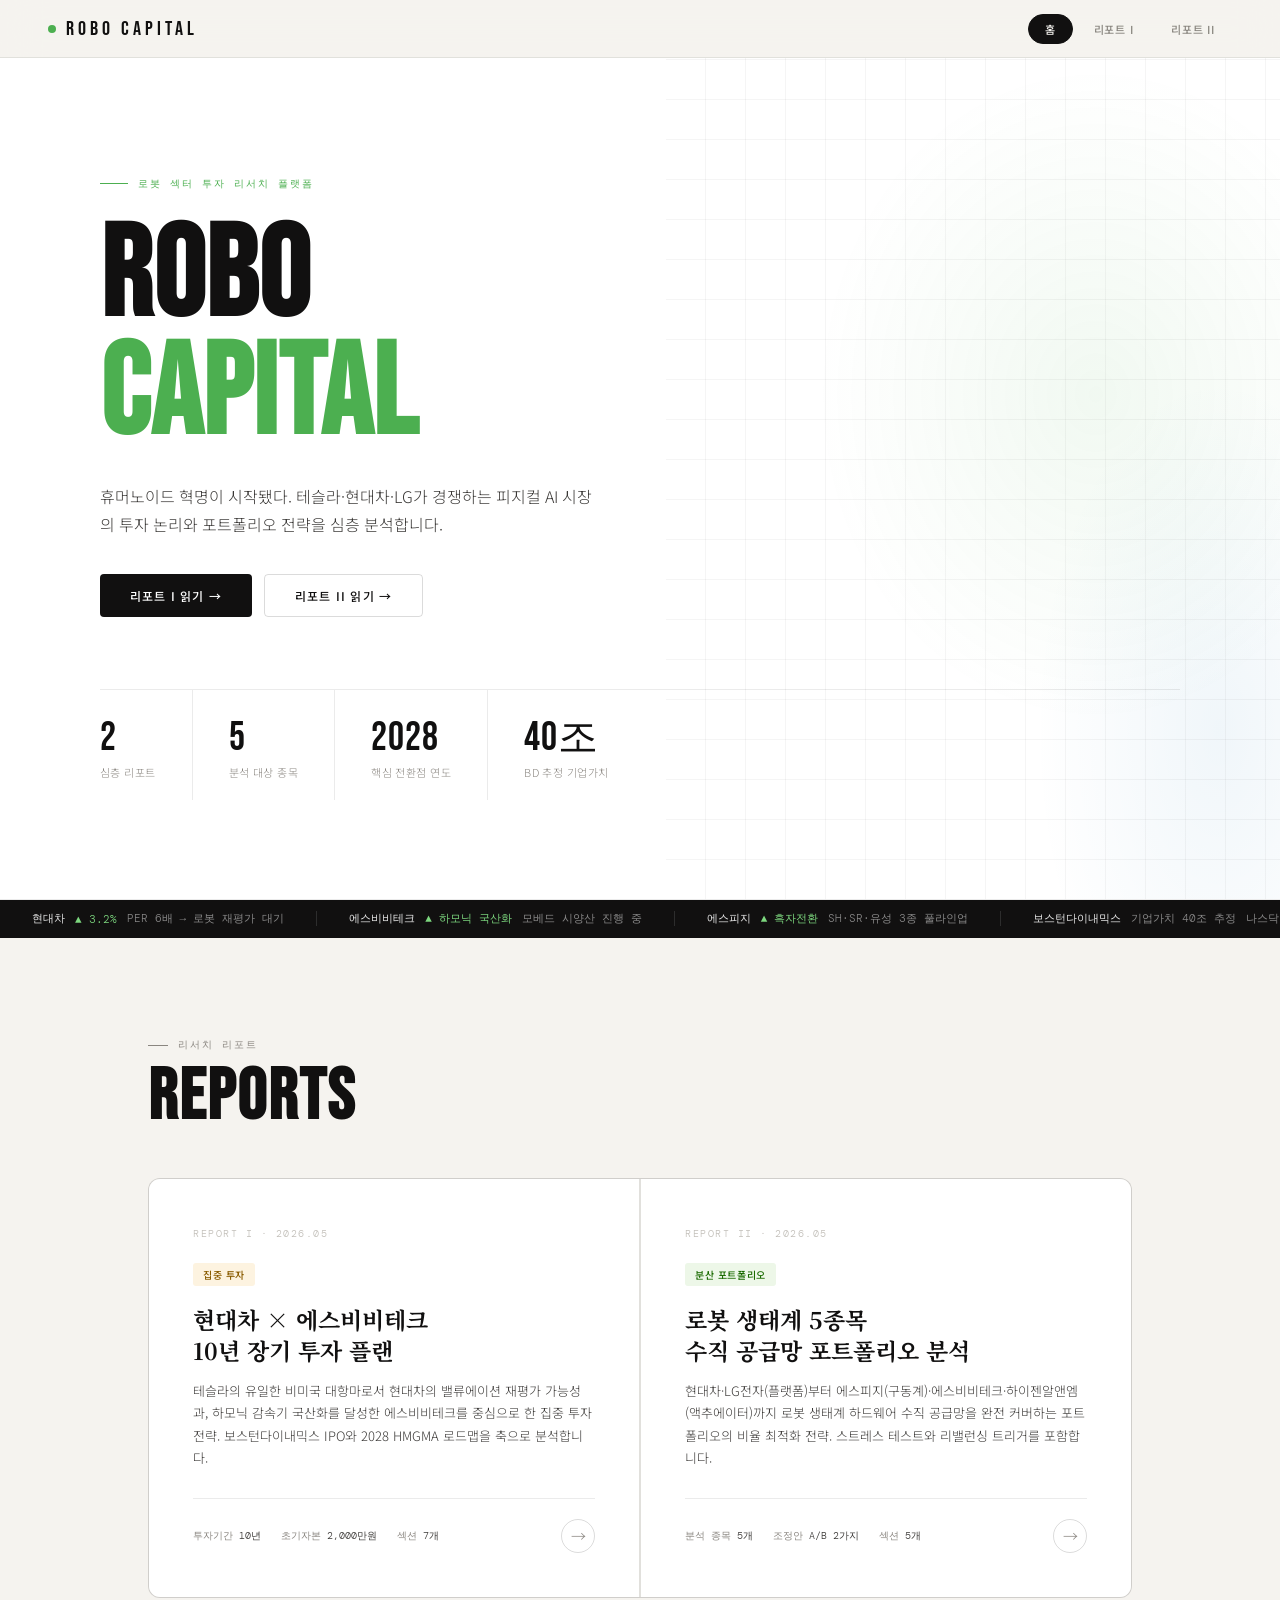
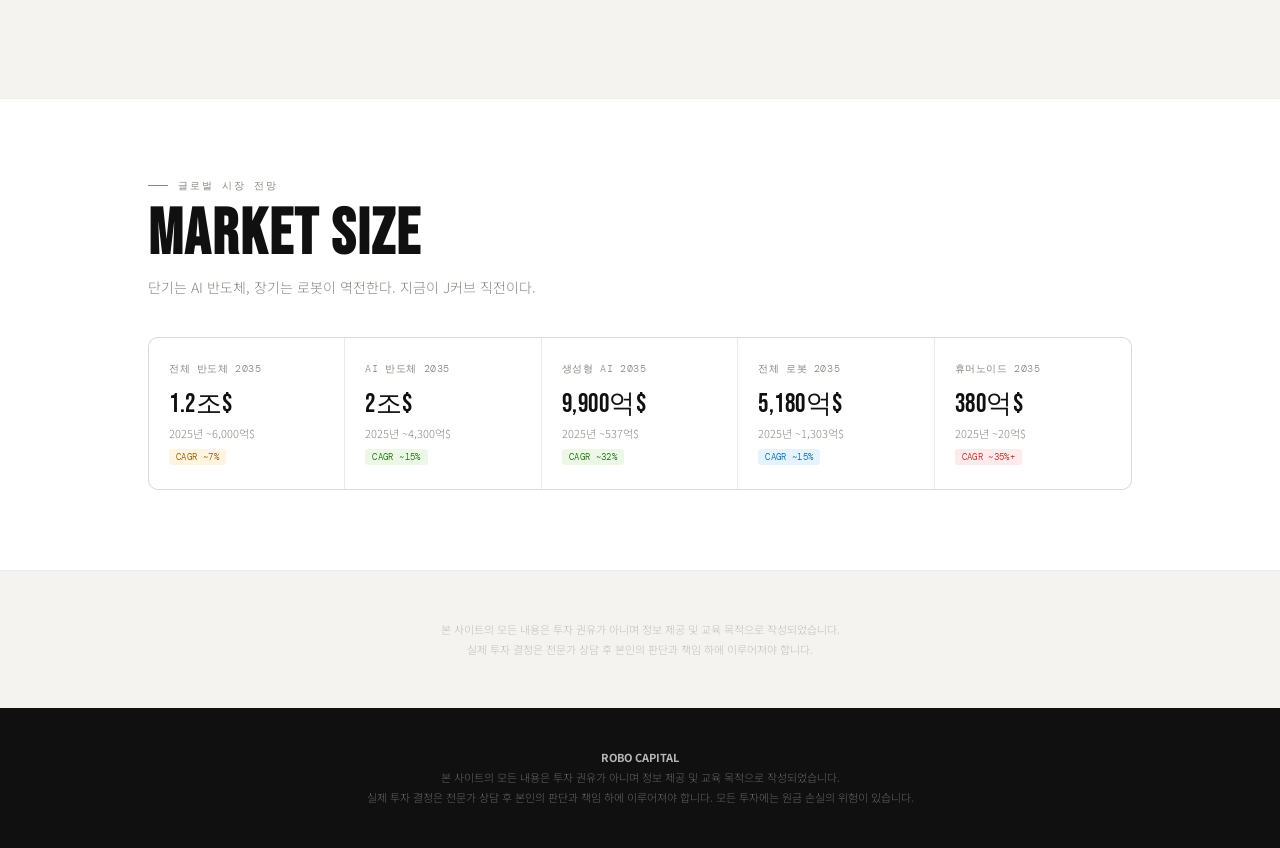
<file: temp4.html>
<!DOCTYPE html>
<html lang="ko">
<head>
<meta charset="UTF-8">
<meta name="viewport" content="width=device-width, initial-scale=1.0">
<title>ROBO CAPITAL — 로봇 섹터 투자 리서치</title>
<link rel="preconnect" href="https://fonts.googleapis.com">
<link href="https://fonts.googleapis.com/css2?family=Noto+Sans+KR:wght@300;400;500;700;900&family=Noto+Serif+KR:wght@400;600;700&family=Bebas+Neue&family=DM+Mono:wght@400;500&display=swap" rel="stylesheet">
<style>
/* ═══════════════════════════════════════
   DESIGN TOKENS — LIGHT THEME
═══════════════════════════════════════ */
:root {
  /* surfaces */
  --bg:       #f5f3ef;
  --bg2:      #ffffff;
  --bg3:      #eeece8;
  --bg4:      #e8e5e0;

  /* type */
  --ink:      #111010;
  --ink2:     #3a3836;
  --muted:    #8a8680;
  --faint:    #c2bfb9;

  /* accents */
  --lime:     #1a6b00;
  --lime-bg:  #edf7e8;
  --lime-mid: #4caf50;
  --cyan:     #0068a8;
  --cyan-bg:  #e6f3fc;
  --gold:     #8a5c00;
  --gold-bg:  #fdf3e0;
  --rose:     #b52a2a;
  --rose-bg:  #fdeaea;
  --amber:    #925500;
  --amber-bg: #fff4e0;
  --violet:   #5b3fa8;
  --violet-bg:#f0ecfc;

  /* borders */
  --line:     rgba(0,0,0,.08);
  --line2:    rgba(0,0,0,.14);

  /* type families */
  --display:  'Bebas Neue', sans-serif;
  --serif:    'Noto Serif KR', serif;
  --sans:     'Noto Sans KR', sans-serif;
  --mono:     'DM Mono', monospace;
}

*, *::before, *::after { margin:0; padding:0; box-sizing:border-box; }
html { font-size:16px; scroll-behavior:smooth; }
body {
  background: var(--bg);
  color: var(--ink);
  font-family: var(--sans);
  font-weight: 300;
  -webkit-font-smoothing: antialiased;
  overflow-x: hidden;
}
::-webkit-scrollbar { width:4px; }
::-webkit-scrollbar-track { background:var(--bg3); }
::-webkit-scrollbar-thumb { background:var(--faint); border-radius:2px; }

/* ═══════════════════════════════════════
   NAV
═══════════════════════════════════════ */
#nav {
  position: fixed; top:0; left:0; right:0; z-index:900;
  height: 58px;
  display: flex; align-items: center; justify-content: space-between;
  padding: 0 48px;
  background: rgba(245,243,239,.92);
  backdrop-filter: blur(20px) saturate(160%);
  border-bottom: 1px solid var(--line);
  transition: box-shadow .3s;
}
#nav.scrolled { box-shadow: 0 1px 20px rgba(0,0,0,.08); }

.nav-logo {
  font-family: var(--display);
  font-size: 20px; letter-spacing: 4px;
  color: var(--ink); text-decoration: none;
  display: flex; align-items: center; gap: 10px;
}
.logo-pill {
  width: 8px; height: 8px; border-radius: 50%;
  background: var(--lime-mid);
  animation: blink 2.4s ease-in-out infinite;
}
@keyframes blink { 0%,100%{opacity:1} 50%{opacity:.25} }

.nav-pills { display:flex; gap:4px; }
.npill {
  font-size: 11px; font-weight: 500; letter-spacing:.07em;
  text-transform: uppercase; font-family: var(--sans);
  padding: 6px 16px; border-radius: 100px;
  border: 1px solid transparent;
  background: transparent; color: var(--muted);
  cursor: pointer; transition: all .18s;
}
.npill:hover { background: var(--bg3); color: var(--ink); }
.npill.on  {
  background: var(--ink); color: var(--bg);
  border-color: var(--ink);
}

/* ═══════════════════════════════════════
   PAGE SYSTEM
═══════════════════════════════════════ */
.page { display:none; padding-top:58px; min-height:100vh; }
.page.on { display:block; }

/* ═══════════════════════════════════════
   SHARED SECTION UTILITIES
═══════════════════════════════════════ */
.wrap { max-width: 1080px; margin:0 auto; padding:0 48px; }
.wrap-sm { max-width: 820px; margin:0 auto; padding:0 48px; }

.eyebrow {
  font-family: var(--mono); font-size:10px; letter-spacing:.2em;
  text-transform: uppercase; color: var(--muted);
  display: flex; align-items: center; gap:10px; margin-bottom:10px;
}
.eyebrow::before { content:''; width:20px; height:1px; background:currentColor; }

.section-rule { border:none; border-top:1px solid var(--line); margin:0; }

/* scroll-reveal */
.reveal { opacity:0; transform:translateY(18px); transition: opacity .55s ease, transform .55s ease; }
.reveal.shown { opacity:1; transform:none; }

/* ═══════════════════════════════════════
   ████  HOME  ████
═══════════════════════════════════════ */

/* HERO */
.home-hero {
  min-height: calc(100vh - 58px);
  display: flex; flex-direction:column; justify-content:center;
  padding: 80px 48px 60px;
  position: relative; overflow: hidden;
  background: var(--bg2);
  border-bottom: 1px solid var(--line);
}
.home-hero-art {
  position:absolute; top:0; right:0; bottom:0;
  width:48%; pointer-events:none;
  background:
    radial-gradient(ellipse 70% 60% at 70% 40%, rgba(76,175,80,.08) 0%, transparent 65%),
    radial-gradient(ellipse 50% 70% at 90% 80%, rgba(0,104,168,.06) 0%, transparent 60%);
}
/* decorative lines */
.home-hero-art::before {
  content:'';
  position:absolute; inset:0;
  background-image:
    repeating-linear-gradient(0deg, transparent, transparent 39px, rgba(0,0,0,.04) 39px, rgba(0,0,0,.04) 40px),
    repeating-linear-gradient(90deg, transparent, transparent 39px, rgba(0,0,0,.04) 39px, rgba(0,0,0,.04) 40px);
}
.home-hero-inner { max-width:1080px; margin:0 auto; width:100%; position:relative; }

.hero-label {
  font-family:var(--mono); font-size:10px; letter-spacing:.2em;
  text-transform:uppercase; color:var(--lime-mid);
  display:flex; align-items:center; gap:10px; margin-bottom:28px;
  opacity:0; animation:fu .6s .05s forwards;
}
.hero-label::before { content:''; width:28px; height:1px; background:var(--lime-mid); }

.hero-h1 {
  font-family:var(--display);
  font-size: clamp(72px,10vw,148px);
  line-height:.92; letter-spacing:1px; color:var(--ink);
  opacity:0; animation:fu .75s .15s forwards;
}
.hero-h1 .accent { color: var(--lime-mid); }
.hero-h1 .thin { color:var(--muted); }

.hero-desc {
  max-width:500px; margin-top:28px;
  font-size:16px; line-height:1.75; color:var(--ink2);
  opacity:0; animation:fu .65s .3s forwards;
}

.hero-btns {
  display:flex; gap:12px; margin-top:36px; flex-wrap:wrap;
  opacity:0; animation:fu .65s .44s forwards;
}
.btn-dark {
  font-size:12px; font-weight:500; letter-spacing:.1em; text-transform:uppercase;
  font-family:var(--sans);
  padding:13px 30px; border-radius:4px;
  background:var(--ink); color:var(--bg2); border:none;
  cursor:pointer; transition:opacity .2s, transform .2s;
}
.btn-dark:hover { opacity:.82; transform:translateY(-1px); }
.btn-ghost {
  font-size:12px; font-weight:500; letter-spacing:.1em; text-transform:uppercase;
  font-family:var(--sans);
  padding:12px 30px; border-radius:4px;
  background:transparent; color:var(--ink);
  border:1px solid var(--line2); cursor:pointer;
  transition:background .2s, transform .2s;
}
.btn-ghost:hover { background:var(--bg3); transform:translateY(-1px); }

.hero-stats {
  display:flex; gap:0; margin-top:72px;
  border-top:1px solid var(--line); padding-top:0;
  opacity:0; animation:fu .65s .58s forwards;
}
.hstat {
  padding: 28px 36px 20px 0;
  border-right:1px solid var(--line); margin-right:36px;
}
.hstat:last-child { border-right:none; }
.hstat-n {
  font-family:var(--display); font-size:40px; letter-spacing:1px; color:var(--ink); line-height:1;
}
.hstat-l { font-size:11px; color:var(--muted); margin-top:6px; letter-spacing:.04em; }

@keyframes fu {
  from { opacity:0; transform:translateY(20px); }
  to   { opacity:1; transform:none; }
}

/* TICKER */
.ticker-belt {
  background: var(--ink); overflow:hidden;
  padding: 11px 0; border-bottom:1px solid var(--line);
}
.ticker-track {
  display:flex; white-space:nowrap;
  animation: tick 32s linear infinite;
}
@keyframes tick { from{transform:translateX(0)} to{transform:translateX(-50%)} }
.titem {
  display:inline-flex; align-items:center; gap:10px;
  padding:0 32px; border-right:1px solid rgba(255,255,255,.12);
  font-family:var(--mono); font-size:11px; color:rgba(255,255,255,.5);
}
.titem:last-child { border-right:none; }
.tname { color:rgba(255,255,255,.9); font-weight:500; }
.tpos  { color:#7dd87f; }
.tneg  { color:#f08080; }

/* REPORTS SECTION */
.home-reports {
  padding:100px 0;
  background:var(--bg);
}
.rcard-grid {
  display:grid; grid-template-columns:1fr 1fr; gap:2px;
  background:var(--line); border:1px solid var(--line);
  border-radius:12px; overflow:hidden; margin-top:44px;
}
.rcard {
  background:var(--bg2); padding:48px 44px 44px;
  cursor:pointer; position:relative; overflow:hidden;
  transition:background .2s;
  display:flex; flex-direction:column; justify-content:space-between;
  min-height:360px;
}
.rcard:hover { background:#fafaf8; }
.rcard-stripe {
  position:absolute; top:0; left:0; right:0; height:3px;
  transform:scaleX(0); transform-origin:left;
  transition:transform .35s cubic-bezier(.23,1,.32,1);
}
.rcard:hover .rcard-stripe { transform:scaleX(1); }
.rcard-a .rcard-stripe { background:linear-gradient(90deg,#c8a96e,#e0c485); }
.rcard-b .rcard-stripe { background:linear-gradient(90deg,#4caf50,#0068a8); }

.rcard-num { font-family:var(--mono); font-size:10px; color:var(--faint); letter-spacing:.15em; margin-bottom:20px; }
.rcard-badge {
  display:inline-block; font-size:10px; font-weight:500; letter-spacing:.06em;
  text-transform:uppercase; padding:4px 10px; border-radius:3px; margin-bottom:18px;
}
.badge-gold { background:var(--gold-bg); color:var(--gold); }
.badge-lime { background:var(--lime-bg); color:var(--lime); }

.rcard-h { font-family:var(--serif); font-size:clamp(17px,2.2vw,23px); font-weight:700;
  color:var(--ink); line-height:1.35; margin-bottom:14px; }
.rcard-p { font-size:13px; line-height:1.72; color:var(--ink2); margin-bottom:28px; }

.rcard-foot {
  display:flex; gap:20px; flex-wrap:wrap; align-items:center;
  border-top:1px solid var(--line); padding-top:20px;
  justify-content:space-between;
}
.rcard-meta { display:flex; gap:20px; flex-wrap:wrap; }
.rcm { font-family:var(--mono); font-size:10px; color:var(--muted); }
.rcm span { color:var(--ink2); }
.rcard-arrow {
  width:34px; height:34px; border-radius:50%;
  border:1px solid var(--line2);
  display:flex; align-items:center; justify-content:center;
  font-size:15px; color:var(--muted);
  transition:all .22s; flex-shrink:0;
}
.rcard:hover .rcard-arrow { background:var(--ink); color:var(--bg2); border-color:var(--ink); }

/* MARKET TABLE HOME */
.home-market { background:var(--bg2); border-top:1px solid var(--line); border-bottom:1px solid var(--line); padding:80px 0; }
.mkt-grid {
  display:grid; grid-template-columns:repeat(5,1fr); gap:0;
  border:1px solid var(--line); border-radius:10px; overflow:hidden; margin-top:40px;
  background:var(--line);
}
.mkt-cell {
  background:var(--bg2); padding:24px 20px;
  border-right:1px solid var(--line); transition:background .18s;
}
.mkt-cell:last-child { border-right:none; }
.mkt-cell:hover { background:var(--bg3); }
.mc-lbl { font-family:var(--mono); font-size:10px; color:var(--muted); letter-spacing:.06em; margin-bottom:10px; }
.mc-n { font-family:var(--display); font-size:26px; letter-spacing:.5px; color:var(--ink); margin-bottom:4px; }
.mc-sub { font-size:11px; color:var(--muted); }
.mc-chip { display:inline-block; font-size:9px; padding:2px 7px; border-radius:3px; margin-top:8px; font-family:var(--mono); letter-spacing:.04em; }

/* HOME DISCLAIMER */
.home-disc { padding:48px 0; }
.home-disc p { font-size:11px; color:var(--faint); line-height:1.9; text-align:center; }


/* ═══════════════════════════════════════
   ████  SHARED REPORT SHELL  ████
═══════════════════════════════════════ */
.rp-hero {
  padding:72px 48px 60px;
  border-bottom:1px solid var(--line);
  position:relative; overflow:hidden;
}
.rp-hero-inner { max-width:1080px; margin:0 auto; }
.rp-label {
  font-family:var(--mono); font-size:10px; letter-spacing:.2em;
  text-transform:uppercase; display:flex; align-items:center; gap:10px; margin-bottom:20px;
}
.rp-label::before { content:''; width:20px; height:1px; background:currentColor; }
.rp-h1 {
  font-family:var(--serif); font-size:clamp(26px,4vw,44px);
  font-weight:700; line-height:1.2; color:var(--ink); margin-bottom:20px;
}
.rp-meta { display:flex; gap:20px; flex-wrap:wrap; font-family:var(--mono); font-size:10px; color:var(--muted); }
.rp-meta span { color:var(--ink2); }

/* shared content area */
.rp-body { padding:0 0 100px; }

/* Section titles */
.rs-eyebrow {
  font-family:var(--mono); font-size:10px; letter-spacing:.18em;
  text-transform:uppercase; color:var(--muted);
  display:flex; align-items:center; gap:8px; margin-bottom:10px;
}
.rs-eyebrow::before { content:''; width:16px; height:1px; background:currentColor; }
.rs-h2 {
  font-family:var(--serif); font-size:clamp(20px,3vw,28px);
  font-weight:700; color:var(--ink); margin-bottom:20px; line-height:1.2;
}
.rs-section {
  padding:60px 0;
  border-bottom:1px solid var(--line);
}
.rs-section:last-child { border-bottom:none; }
.rs-p { font-size:14px; line-height:1.8; color:var(--ink2); margin-bottom:14px; }
.rs-p:last-child { margin-bottom:0; }
.rs-strong { color:var(--ink); font-weight:500; }

/* Cards (shared) */
.card-grid-3 { display:grid; grid-template-columns:repeat(3,1fr); gap:12px; margin-top:24px; }
.card-grid-2 { display:grid; grid-template-columns:1fr 1fr; gap:12px; margin-top:24px; }
.scard {
  background:var(--bg2); border:1px solid var(--line);
  border-radius:10px; padding:22px; transition:border-color .2s, box-shadow .2s;
}
.scard:hover { border-color:var(--line2); box-shadow:0 2px 12px rgba(0,0,0,.06); }
.scard-icon { font-size:20px; margin-bottom:10px; }
.scard-h { font-family:var(--serif); font-size:14px; font-weight:600; color:var(--ink); margin-bottom:6px; }
.scard-p { font-size:12px; color:var(--muted); line-height:1.65; }

/* Metric cards */
.val-grid { display:grid; grid-template-columns:repeat(auto-fit,minmax(160px,1fr)); gap:10px; margin-top:24px; }
.vcard {
  background:var(--bg2); border:1px solid var(--line);
  border-radius:10px; padding:18px 20px;
}
.vcard-l { font-family:var(--mono); font-size:10px; color:var(--muted); margin-bottom:6px; }
.vcard-n { font-family:var(--mono); font-size:22px; font-weight:500; color:var(--ink); margin-bottom:4px; }
.vcard-s { font-size:11px; color:var(--muted); }

/* Tags */
.tag { display:inline-block; font-family:var(--mono); font-size:10px; padding:3px 8px; border-radius:3px; letter-spacing:.04em; }
.tag-g { background:var(--lime-bg); color:var(--lime); }
.tag-b { background:var(--cyan-bg); color:var(--cyan); }
.tag-y { background:var(--amber-bg); color:var(--amber); }
.tag-r { background:var(--rose-bg); color:var(--rose); }

/* Risk badges */
.risk-badge { display:inline-block; font-family:var(--mono); font-size:9px; padding:3px 8px; border-radius:3px; letter-spacing:.08em; }
.rb-h { background:var(--rose-bg); color:var(--rose); }
.rb-m { background:var(--amber-bg); color:var(--amber); }
.rb-l { background:var(--lime-bg); color:var(--lime); }

/* Timeline */
.timeline { position:relative; margin-top:28px; }
.timeline::before {
  content:''; position:absolute; left:15px; top:8px; bottom:8px;
  width:1px; background:var(--line2);
}
.tl-item { display:flex; gap:24px; margin-bottom:28px; }
.tl-item:last-child { margin-bottom:0; }
.tl-dot {
  width:30px; height:30px; border-radius:50%;
  border:1px solid var(--line2); background:var(--bg2);
  display:flex; align-items:center; justify-content:center;
  font-family:var(--mono); font-size:10px; color:var(--ink2);
  flex-shrink:0; position:relative; z-index:1;
}
.tl-dot.active { background:var(--lime-bg); border-color:var(--lime-mid); color:var(--lime); }
.tl-content { padding-top:4px; }
.tl-year { font-family:var(--mono); font-size:11px; color:var(--lime); margin-bottom:4px; }
.tl-title { font-weight:500; color:var(--ink); font-size:14px; margin-bottom:4px; }
.tl-desc { font-size:13px; color:var(--muted); line-height:1.6; }

/* Plan cards */
.plan-grid { display:grid; grid-template-columns:repeat(3,1fr); gap:12px; margin-top:24px; }
.plan-card {
  background:var(--bg2); border:1px solid var(--line);
  border-radius:10px; padding:22px; transition:border-color .2s;
}
.plan-card.rec { border-color:rgba(200,169,110,.35); }
.plan-badge {
  font-family:var(--mono); font-size:10px; letter-spacing:.1em;
  padding:3px 10px; border-radius:3px; display:inline-block; margin-bottom:12px;
}
.pb-a { background:var(--lime-bg); color:var(--lime); }
.pb-b { background:var(--gold-bg); color:var(--gold); }
.pb-c { background:var(--rose-bg); color:var(--rose); }
.plan-h { font-family:var(--serif); font-size:15px; font-weight:600; color:var(--ink); margin-bottom:6px; }
.plan-sub { font-size:12px; color:var(--muted); margin-bottom:16px; }
.alloc-bar { display:flex; height:5px; border-radius:3px; overflow:hidden; margin-bottom:8px; }
.alloc-label { display:flex; gap:14px; font-size:11px; color:var(--muted); margin-bottom:16px; }
.al-dot { width:7px; height:7px; border-radius:2px; display:inline-block; margin-right:4px; }
.rdots { display:flex; gap:4px; margin-bottom:16px; }
.rd { width:8px; height:8px; border-radius:50%; }
.plan-rules { font-size:12px; color:var(--muted); }
.plan-rule { display:flex; gap:8px; margin-bottom:6px; }
.pr-n { color:var(--ink); font-family:var(--mono); font-size:11px; min-width:16px; }
.plan-note { margin-top:14px; padding:8px 12px; border-radius:6px; font-size:11px; }
.pn-g { background:var(--lime-bg); color:var(--lime); }
.pn-b { background:var(--gold-bg); color:var(--gold); }
.pn-r { background:var(--rose-bg); color:var(--rose); }

/* Principles */
.principles { display:grid; grid-template-columns:1fr 1fr; gap:10px; margin-top:24px; }
.principle {
  display:flex; gap:12px; align-items:flex-start;
  padding:14px 16px; background:var(--bg2);
  border:1px solid var(--line); border-radius:8px;
  font-size:13px; color:var(--ink2);
}
.pnum { font-family:var(--mono); font-size:11px; color:var(--lime); min-width:20px; padding-top:2px; }

/* Risk list */
.risk-list { margin-top:20px; }
.risk-row {
  display:flex; gap:16px; padding:16px 0;
  border-bottom:1px solid var(--line); align-items:flex-start;
}
.risk-row:last-child { border-bottom:none; }
.risk-title { font-size:14px; color:var(--ink); font-weight:500; margin-bottom:4px; }
.risk-desc { font-size:12px; color:var(--muted); line-height:1.6; }

/* Checklist cards */
.check-grid { display:grid; grid-template-columns:repeat(2,1fr); gap:10px; margin-top:20px; }
.check-card {
  background:var(--bg2); border:1px solid var(--line); border-radius:10px; padding:18px;
}
.check-h { font-size:14px; font-weight:500; color:var(--ink); margin-bottom:6px; }
.check-p { font-size:12px; color:var(--muted); line-height:1.6; }

/* Market table */
.mkt-table { width:100%; border-collapse:collapse; margin-top:24px; font-size:13px; }
.mkt-table th {
  text-align:left; padding:10px 14px;
  font-family:var(--mono); font-size:10px; letter-spacing:.1em; color:var(--muted);
  border-bottom:1px solid var(--line); font-weight:400;
}
.mkt-table td { padding:12px 14px; border-bottom:1px solid var(--line); color:var(--ink2); vertical-align:top; }
.mkt-table tr:last-child td { border-bottom:none; }
.mkt-table tr:hover td { background:var(--bg3); }

/* ── REPORT 2 SPECIFIC ── */

/* Weight bars */
.wbar-wrap { margin:20px 0 6px; }
.wbar-label { font-family:var(--mono); font-size:10px; color:var(--muted); margin-bottom:6px; letter-spacing:.06em; }
.wbar { display:flex; height:28px; border-radius:4px; overflow:hidden; gap:2px; }
.wb { height:100%; display:flex; align-items:center; justify-content:center; font-size:10px; font-weight:500; color:#fff; white-space:nowrap; overflow:hidden; font-family:var(--mono); }
.wb-sbb   { background:#b03030; }
.wb-spg   { background:#2e7d32; }
.wb-hd    { background:#0068a8; }
.wb-higen { background:#5b3fa8; }
.wb-lg    { background:#8a5c00; }

.legend-row { display:flex; gap:14px; flex-wrap:wrap; margin-top:8px; }
.legend-i { display:flex; align-items:center; gap:5px; font-size:11px; color:var(--muted); }
.ldot { width:8px; height:8px; border-radius:2px; flex-shrink:0; }

/* Stock cards */
.stock-grid { display:grid; grid-template-columns:1fr 1fr; gap:12px; margin-top:24px; }
.stock-card {
  background:var(--bg2); border:1px solid var(--line);
  border-radius:10px; padding:24px; transition:box-shadow .2s;
  position:relative; overflow:hidden;
}
.stock-card:hover { box-shadow:0 3px 16px rgba(0,0,0,.07); }
.stock-card::before {
  content:''; position:absolute; top:0; left:0; right:0; height:3px;
  opacity:0; transition:opacity .3s;
}
.sc-hd::before   { background: linear-gradient(90deg,#c8a96e,#0068a8); }
.sc-spg::before  { background: linear-gradient(90deg,#2e7d32,#81c784); }
.sc-sbb::before  { background: linear-gradient(90deg,#b03030,#e57373); }
.sc-higen::before{ background: linear-gradient(90deg,#5b3fa8,#9c7fd4); }
.sc-lg::before   { background: linear-gradient(90deg,#8a5c00,#e6b35a); }
.stock-card:hover::before { opacity:1; }

.sc-header { display:flex; justify-content:space-between; align-items:flex-start; margin-bottom:14px; }
.sc-name { font-size:15px; font-weight:700; color:var(--ink); }
.sc-ticker { font-family:var(--mono); font-size:10px; color:var(--muted); margin-top:2px; }
.sc-weight {
  font-family:var(--display); font-size:28px; line-height:1;
  display:flex; align-items:baseline; gap:4px;
}
.wold { color:var(--faint); font-size:18px; }
.warr { color:var(--muted); font-size:14px; }
.wnew-up { color:var(--lime); }
.wnew-dn { color:var(--rose); }
.wnew-eq { color:var(--muted); }

.role-tag {
  display:inline-block; font-size:10px; font-weight:500; letter-spacing:.06em;
  text-transform:uppercase; padding:3px 8px; border-radius:3px; margin-bottom:12px;
}
.rt-anchor { background:var(--cyan-bg); color:var(--cyan); }
.rt-core   { background:var(--lime-bg); color:var(--lime); }
.rt-spear  { background:var(--rose-bg); color:var(--rose); }
.rt-tact   { background:var(--violet-bg); color:var(--violet); }

.sc-desc { font-size:12px; color:var(--ink2); line-height:1.65; margin-bottom:14px; }
.sc-risks { display:flex; flex-direction:column; gap:6px; }
.sc-risk { font-size:12px; padding:7px 10px; border-radius:4px; border-left:2px solid; line-height:1.5; }
.sr-hi  { border-color:var(--rose);  background:var(--rose-bg);   color:var(--rose); }
.sr-mid { border-color:var(--amber); background:var(--amber-bg);  color:var(--amber); }
.sr-ok  { border-color:var(--lime-mid); background:var(--lime-bg); color:var(--lime); }

/* Chain blocks */
.chain-block {
  background:var(--bg2); border:1px solid var(--line);
  border-radius:10px; padding:24px; margin-bottom:12px;
}
.chain-block:last-child { margin-bottom:0; }
.chain-h { font-size:13px; font-weight:700; color:var(--ink); margin-bottom:12px; }
.chain-flow { display:flex; align-items:center; gap:8px; flex-wrap:wrap; margin-bottom:14px; }
.chain-node {
  font-size:12px; font-weight:500; padding:6px 12px;
  border-radius:4px; background:var(--bg3); border:1px solid var(--line2); color:var(--ink);
}
.chain-node.hi { border-color:rgba(176,48,48,.3); color:var(--rose); background:var(--rose-bg); }
.chain-node.ok { border-color:rgba(46,125,50,.3); color:var(--lime); background:var(--lime-bg); }
.chain-arr { color:var(--muted); font-size:16px; }
.chain-issues { display:flex; flex-direction:column; gap:6px; }
.ci { font-size:12px; padding:6px 10px; border-radius:4px; border-left:2px solid; line-height:1.5; }
.ci-hi  { border-color:var(--rose); background:var(--rose-bg); color:var(--rose); }
.ci-mid { border-color:var(--amber); background:var(--amber-bg); color:var(--amber); }
.ci-ok  { border-color:var(--lime-mid); background:var(--lime-bg); color:var(--lime); }

/* MDD bars */
.mdd-rows { display:flex; flex-direction:column; gap:14px; margin:20px 0; }
.mdd-row { display:grid; grid-template-columns:160px 1fr 60px; gap:12px; align-items:center; }
.mdd-lbl { font-size:12px; color:var(--muted); }
.mdd-track { height:8px; background:var(--bg3); border-radius:4px; overflow:hidden; }
.mdd-fill { height:100%; border-radius:4px; }
.mdd-val { font-family:var(--mono); font-size:12px; font-weight:500; color:var(--rose); text-align:right; }

/* Scenario grid */
.sc-grid { display:grid; grid-template-columns:1fr 1fr; gap:12px; }
.scen-card { background:var(--bg2); border:1px solid var(--line); border-radius:10px; padding:22px; }
.scen-h { font-size:13px; font-weight:700; color:var(--ink); margin-bottom:14px; }
.scen-rows { display:flex; flex-direction:column; gap:8px; }
.scen-row { display:flex; align-items:center; gap:10px; }
.scen-name { font-size:12px; color:var(--muted); min-width:80px; }
.scen-bar-wrap { flex:1; height:6px; background:var(--bg3); border-radius:3px; overflow:hidden; }
.scen-bar-fill { height:100%; border-radius:3px; }
.scen-v { font-family:var(--mono); font-size:12px; font-weight:500; min-width:46px; text-align:right; }

/* Trigger table */
.trigger-tbl { width:100%; border-collapse:collapse; font-size:13px; }
.trigger-tbl th {
  text-align:left; padding:8px 14px 12px;
  font-family:var(--mono); font-size:10px; letter-spacing:.1em;
  color:var(--muted); border-bottom:1px solid var(--line); font-weight:400;
}
.trigger-tbl td { padding:14px; border-bottom:1px solid var(--line); vertical-align:top; }
.trigger-tbl tr:last-child td { border-bottom:none; }
.trigger-tbl tr:hover td { background:var(--bg3); }
.tup { color:var(--lime); }
.tdn { color:var(--rose); }

/* Tab nav */
.tab-nav { display:flex; gap:4px; margin-bottom:28px; flex-wrap:wrap; }
.tbtn {
  font-size:11px; font-weight:500; letter-spacing:.06em; text-transform:uppercase;
  padding:7px 16px; border-radius:100px; border:1px solid var(--line);
  background:transparent; color:var(--muted); cursor:pointer; font-family:var(--sans);
  transition:all .18s;
}
.tbtn:hover { border-color:var(--line2); color:var(--ink); }
.tbtn.on { background:var(--ink); color:var(--bg2); border-color:var(--ink); }
.tpanel { display:none; }
.tpanel.on { display:block; }

/* Summary callout */
.callout {
  background:var(--bg3); border-left:3px solid var(--lime-mid);
  border-radius:0 8px 8px 0; padding:16px 20px; margin:20px 0;
  font-size:13px; line-height:1.72; color:var(--ink2);
}
.callout strong { color:var(--ink); }

/* Footer */
.site-footer {
  background:var(--ink); color:rgba(255,255,255,.35);
  padding:40px 48px; text-align:center;
  font-size:11px; line-height:1.8;
}
.site-footer strong { color:rgba(255,255,255,.7); }

/* ═══ RESPONSIVE ═══ */
@media(max-width:900px){
  #nav { padding:0 20px; }
  .home-hero, .rp-hero, .wrap, .wrap-sm { padding-left:20px; padding-right:20px; }
  .rcard-grid, .stock-grid, .sc-grid { grid-template-columns:1fr; }
  .plan-grid, .card-grid-3, .principles { grid-template-columns:1fr; }
  .mkt-grid { grid-template-columns:repeat(2,1fr); }
  .mdd-row { grid-template-columns:110px 1fr 50px; }
}
@media(max-width:580px){
  .hero-h1 { font-size:68px; }
  .hero-stats { flex-direction:column; gap:0; }
  .hstat { border-right:none; border-bottom:1px solid var(--line); margin:0; padding:20px 0; }
  .hero-btns { flex-direction:column; }
  .card-grid-2, .check-grid { grid-template-columns:1fr; }
  .val-grid { grid-template-columns:1fr 1fr; }
}
</style>
</head>
<body>

<!-- ══ NAV ══ -->
<nav id="nav">
  <a class="nav-logo" href="#" onclick="go('home');return false;">
    <span class="logo-pill"></span>ROBO CAPITAL
  </a>
  <div class="nav-pills">
    <button class="npill on" id="pill-home"   onclick="go('home')">홈</button>
    <button class="npill"    id="pill-report1" onclick="go('report1')">리포트 I</button>
    <button class="npill"    id="pill-report2" onclick="go('report2')">리포트 II</button>
  </div>
</nav>

<!-- ══════════════════════════════════════
     PAGE: HOME
══════════════════════════════════════ -->
<div class="page on" id="page-home">

  <!-- HERO -->
  <section class="home-hero">
    <div class="home-hero-art"></div>
    <div class="home-hero-inner">
      <div class="hero-label">로봇 섹터 투자 리서치 플랫폼</div>
      <h1 class="hero-h1">ROBO<br><span class="accent">CAPITAL</span></h1>
      <p class="hero-desc">휴머노이드 혁명이 시작됐다. 테슬라·현대차·LG가 경쟁하는 피지컬 AI 시장의 투자 논리와 포트폴리오 전략을 심층 분석합니다.</p>
      <div class="hero-btns">
        <button class="btn-dark" onclick="go('report1')">리포트 I 읽기 →</button>
        <button class="btn-ghost" onclick="go('report2')">리포트 II 읽기 →</button>
      </div>
      <div class="hero-stats">
        <div class="hstat"><div class="hstat-n">2</div><div class="hstat-l">심층 리포트</div></div>
        <div class="hstat"><div class="hstat-n">5</div><div class="hstat-l">분석 대상 종목</div></div>
        <div class="hstat"><div class="hstat-n">2028</div><div class="hstat-l">핵심 전환점 연도</div></div>
        <div class="hstat"><div class="hstat-n">40조</div><div class="hstat-l">BD 추정 기업가치</div></div>
      </div>
    </div>
  </section>

  <!-- TICKER -->
  <div class="ticker-belt">
    <div class="ticker-track">
      <div class="titem"><span class="tname">현대차</span><span class="tpos">▲ 3.2%</span><span>PER 6배 → 로봇 재평가 대기</span></div>
      <div class="titem"><span class="tname">에스비비테크</span><span class="tpos">▲ 하모닉 국산화</span><span>모베드 시양산 진행 중</span></div>
      <div class="titem"><span class="tname">에스피지</span><span class="tpos">▲ 흑자전환</span><span>SH·SR·유성 3종 풀라인업</span></div>
      <div class="titem"><span class="tname">보스턴다이내믹스</span><span>기업가치 40조 추정</span><span>나스닥 상장 검토 중</span></div>
      <div class="titem"><span class="tname">하이젠알앤엠</span><span class="tpos">▲ LG 협업</span><span>방폭 서보모터 국내 유일</span></div>
      <div class="titem"><span class="tname">LG전자</span><span>베어로보틱스 51% 인수</span><span>가전로봇 플랫폼 확장</span></div>
      <div class="titem"><span class="tname">아틀라스</span><span>2026 양산형 공개</span><span>2028 HMGMA 공장 투입 예정</span></div>
      <div class="titem"><span class="tname">현대차</span><span class="tpos">▲ 3.2%</span><span>PER 6배 → 로봇 재평가 대기</span></div>
      <div class="titem"><span class="tname">에스비비테크</span><span class="tpos">▲ 하모닉 국산화</span><span>모베드 시양산 진행 중</span></div>
      <div class="titem"><span class="tname">에스피지</span><span class="tpos">▲ 흑자전환</span><span>SH·SR·유성 3종 풀라인업</span></div>
      <div class="titem"><span class="tname">보스턴다이내믹스</span><span>기업가치 40조 추정</span><span>나스닥 상장 검토 중</span></div>
      <div class="titem"><span class="tname">하이젠알앤엠</span><span class="tpos">▲ LG 협업</span><span>방폭 서보모터 국내 유일</span></div>
      <div class="titem"><span class="tname">LG전자</span><span>베어로보틱스 51% 인수</span><span>가전로봇 플랫폼 확장</span></div>
      <div class="titem"><span class="tname">아틀라스</span><span>2026 양산형 공개</span><span>2028 HMGMA 공장 투입 예정</span></div>
    </div>
  </div>

  <!-- REPORTS GRID -->
  <section class="home-reports">
    <div class="wrap">
      <div class="eyebrow reveal">리서치 리포트</div>
      <h2 style="font-family:var(--display);font-size:clamp(40px,6vw,72px);letter-spacing:2px;color:var(--ink);margin-bottom:0;line-height:1" class="reveal">REPORTS</h2>
      <div class="rcard-grid reveal">
        <!-- Card 1 -->
        <div class="rcard rcard-a" onclick="go('report1')">
          <div class="rcard-stripe"></div>
          <div>
            <div class="rcard-num">REPORT I · 2026.05</div>
            <span class="rcard-badge badge-gold">집중 투자</span>
            <h3 class="rcard-h">현대차 × 에스비비테크<br>10년 장기 투자 플랜</h3>
            <p class="rcard-p">테슬라의 유일한 비미국 대항마로서 현대차의 밸류에이션 재평가 가능성과, 하모닉 감속기 국산화를 달성한 에스비비테크를 중심으로 한 집중 투자 전략. 보스턴다이내믹스 IPO와 2028 HMGMA 로드맵을 축으로 분석합니다.</p>
            <div class="rcard-foot">
              <div class="rcard-meta">
                <div class="rcm">투자기간 <span>10년</span></div>
                <div class="rcm">초기자본 <span>2,000만원</span></div>
                <div class="rcm">섹션 <span>7개</span></div>
              </div>
              <div class="rcard-arrow">→</div>
            </div>
          </div>
        </div>
        <!-- Card 2 -->
        <div class="rcard rcard-b" onclick="go('report2')">
          <div class="rcard-stripe"></div>
          <div>
            <div class="rcard-num">REPORT II · 2026.05</div>
            <span class="rcard-badge badge-lime">분산 포트폴리오</span>
            <h3 class="rcard-h">로봇 생태계 5종목<br>수직 공급망 포트폴리오 분석</h3>
            <p class="rcard-p">현대차·LG전자(플랫폼)부터 에스피지(구동계)·에스비비테크·하이젠알앤엠(액추에이터)까지 로봇 생태계 하드웨어 수직 공급망을 완전 커버하는 포트폴리오의 비율 최적화 전략. 스트레스 테스트와 리밸런싱 트리거를 포함합니다.</p>
            <div class="rcard-foot">
              <div class="rcard-meta">
                <div class="rcm">분석 종목 <span>5개</span></div>
                <div class="rcm">조정안 <span>A/B 2가지</span></div>
                <div class="rcm">섹션 <span>5개</span></div>
              </div>
              <div class="rcard-arrow">→</div>
            </div>
          </div>
        </div>
      </div>
    </div>
  </section>

  <!-- MARKET -->
  <section class="home-market">
    <div class="wrap">
      <div class="eyebrow reveal">글로벌 시장 전망</div>
      <h2 style="font-family:var(--display);font-size:clamp(36px,5vw,64px);letter-spacing:2px;color:var(--ink);line-height:1" class="reveal">MARKET SIZE</h2>
      <p style="font-size:14px;color:var(--muted);margin-top:10px" class="reveal">단기는 AI 반도체, 장기는 로봇이 역전한다. 지금이 J커브 직전이다.</p>
      <div class="mkt-grid reveal">
        <div class="mkt-cell"><div class="mc-lbl">전체 반도체 2035</div><div class="mc-n">1.2조$</div><div class="mc-sub">2025년 ~6,000억$</div><div class="mc-chip" style="background:var(--amber-bg);color:var(--amber)">CAGR ~7%</div></div>
        <div class="mkt-cell"><div class="mc-lbl">AI 반도체 2035</div><div class="mc-n">2조$</div><div class="mc-sub">2025년 ~4,300억$</div><div class="mc-chip" style="background:var(--lime-bg);color:var(--lime)">CAGR ~15%</div></div>
        <div class="mkt-cell"><div class="mc-lbl">생성형 AI 2035</div><div class="mc-n">9,900억$</div><div class="mc-sub">2025년 ~537억$</div><div class="mc-chip" style="background:var(--lime-bg);color:var(--lime)">CAGR ~32%</div></div>
        <div class="mkt-cell"><div class="mc-lbl">전체 로봇 2035</div><div class="mc-n">5,180억$</div><div class="mc-sub">2025년 ~1,303억$</div><div class="mc-chip" style="background:var(--cyan-bg);color:var(--cyan)">CAGR ~15%</div></div>
        <div class="mkt-cell"><div class="mc-lbl">휴머노이드 2035</div><div class="mc-n">380억$</div><div class="mc-sub">2025년 ~20억$</div><div class="mc-chip" style="background:var(--rose-bg);color:var(--rose)">CAGR ~35%+</div></div>
      </div>
    </div>
  </section>

  <div class="home-disc">
    <div class="wrap">
      <p>본 사이트의 모든 내용은 투자 권유가 아니며 정보 제공 및 교육 목적으로 작성되었습니다.<br>실제 투자 결정은 전문가 상담 후 본인의 판단과 책임 하에 이루어져야 합니다.</p>
    </div>
  </div>
</div>

<!-- ══════════════════════════════════════
     PAGE: REPORT 1
══════════════════════════════════════ -->
<div class="page" id="page-report1">
  <!-- HERO HEADER -->
  <div class="rp-hero" style="background:linear-gradient(135deg,#fdf9f2 0%,#fff 60%)">
    <div class="rp-hero-inner">
      <div class="rp-label" style="color:var(--gold)">REPORT I · 집중 투자 전략</div>
      <h1 class="rp-h1">현대차 × 에스비비테크<br>10년 장기 투자 플랜</h1>
      <div class="rp-meta">
        <div>작성일 <span>2026년 5월</span></div>
        <div>투자기간 <span>10년</span></div>
        <div>초기자본 <span>2,000만원</span></div>
        <div>핵심 베팅 <span>로봇 시장 패권</span></div>
      </div>
    </div>
  </div>

  <div class="rp-body">
    <!-- 01 핵심 투자 논리 -->
    <div class="rs-section" style="background:var(--bg2)">
      <div class="wrap-sm">
        <div class="rs-eyebrow">01 — 핵심 투자 논리</div>
        <h2 class="rs-h2">왜 현대차인가</h2>
        <p class="rs-p">로봇 산업이 폭발적으로 성장할 것이고, 그 흐름에서 현대차는 <strong class="rs-strong">테슬라와 경쟁하는 유일한 비미국계 플레이어</strong>다. 지금 현대차 주가는 자동차 회사 PER 6배에 거래되고 있다. 로봇 회사로 인정받는 순간 밸류에이션이 바뀐다.</p>
        <p class="rs-p">자본금이 크지 않기 때문에 분산보다 집중이 유효하다. 현대차는 한국이 존재하는 한 망하지 않는다. 이 안전망 위에서 로봇 시대 베팅을 하는 것이다.</p>
        <div class="card-grid-3">
          <div class="scard"><div class="scard-icon">⚡</div><div class="scard-h">저평가된 로봇 자산</div><div class="scard-p">현재 PER 6배. 보스턴다이나믹스 가치가 주가에 거의 반영 안 됨. 로봇 프리미엄이 붙을 여지가 크다.</div></div>
          <div class="scard"><div class="scard-icon">🤖</div><div class="scard-h">보스턴다이내믹스 보유</div><div class="scard-p">1.6조에 인수한 회사가 현재 기업가치 40조 추정. 나스닥 상장 시 현대차 지분 가치 재평가.</div></div>
          <div class="scard"><div class="scard-icon">🏭</div><div class="scard-h">제조 인프라 = 로봇 학습 데이터</div><div class="scard-p">현대차·기아 공장이 로봇이 학습할 실제 환경을 제공. 테슬라와 동일한 선순환 구조.</div></div>
          <div class="scard"><div class="scard-icon">💰</div><div class="scard-h">배당 + 자사주 소각</div><div class="scard-p">총주주환원율 35% 목표. 기다리는 동안 배당을 재투자하면 복리가 작동한다.</div></div>
          <div class="scard"><div class="scard-icon">🇰🇷</div><div class="scard-h">코리아 디스카운트 해소</div><div class="scard-p">글로벌 투자자들이 한국 주식을 재평가하기 시작. 현대차가 로봇 기업으로 인식될수록 밸류에이션 격차 축소.</div></div>
          <div class="scard"><div class="scard-icon">🔩</div><div class="scard-h">에스비비테크 옵션</div><div class="scard-p">현대차 모베드 실납품 중. 하모닉 감속기 국내 최초 국산화. 수익 발생 시 전액 현대차로 전환.</div></div>
        </div>
      </div>
    </div>

    <!-- 02 시장 전망 -->
    <div class="rs-section">
      <div class="wrap-sm">
        <div class="rs-eyebrow">02 — 시장 전망 비교</div>
        <h2 class="rs-h2">로봇 vs AI·반도체 — 누가 더 크게 성장하는가</h2>
        <p class="rs-p">단기(~2030)로는 AI·반도체 시장이 크다. 하지만 장기(2035~)로 갈수록 로봇이 역전할 가능성이 있다. 반도체는 이미 성숙 시장 진입 중이고, 로봇은 지금이 J커브 직전이다.</p>
        <table class="mkt-table">
          <thead><tr><th>시장</th><th>2025년 규모</th><th>2035년 전망</th><th>CAGR</th><th>상태</th></tr></thead>
          <tbody>
            <tr><td><strong>전체 반도체</strong></td><td>약 6,000억$</td><td>약 1.2조$</td><td>~7%</td><td><span class="tag tag-y">성숙 진입</span></td></tr>
            <tr><td><strong>AI 반도체</strong></td><td>약 4,300억$</td><td>약 2조$</td><td>~15%</td><td><span class="tag tag-g">성장 중</span></td></tr>
            <tr><td><strong>생성형 AI</strong></td><td>약 537억$</td><td>약 9,900억$</td><td>~32%</td><td><span class="tag tag-g">폭발적</span></td></tr>
            <tr><td><strong>전체 로봇</strong></td><td>약 1,303억$</td><td>약 5,180억$</td><td>~15%</td><td><span class="tag tag-b">가속 중</span></td></tr>
            <tr><td><strong>휴머노이드</strong></td><td>약 20억$</td><td>약 380억$ (골드만)</td><td>~35~40%</td><td><span class="tag tag-r">극초기</span></td></tr>
          </tbody>
        </table>
        <div class="val-grid" style="margin-top:20px">
          <div class="vcard"><div class="vcard-l">현대차 현재 PER</div><div class="vcard-n">6배</div><div class="vcard-s">자동차 회사 기준 평가</div></div>
          <div class="vcard"><div class="vcard-l">테슬라 PER</div><div class="vcard-n">60~80배</div><div class="vcard-s">AI·로봇 기업으로 평가</div></div>
          <div class="vcard"><div class="vcard-l">현대차 목표 PER</div><div class="vcard-n">15~20배</div><div class="vcard-s">로봇 영업이익 15% 달성 시</div></div>
          <div class="vcard"><div class="vcard-l">보스턴다이나믹스</div><div class="vcard-n">40조원</div><div class="vcard-s">현재 추정 기업가치</div></div>
        </div>
      </div>
    </div>

    <!-- 03 타임라인 -->
    <div class="rs-section" style="background:var(--bg2)">
      <div class="wrap-sm">
        <div class="rs-eyebrow">03 — 로드맵</div>
        <h2 class="rs-h2">현대차 로봇 전환 타임라인</h2>
        <div class="timeline">
          <div class="tl-item"><div class="tl-dot active">NOW</div><div class="tl-content"><div class="tl-year">2025~2026년</div><div class="tl-title">기반 구축 단계</div><div class="tl-desc">아틀라스 CES 2026 공개. 현대모비스 액추에이터 개발 착수. HMGMA 공장 시범 운영. 현대차 PER 6배 극저평가 구간.</div></div></div>
          <div class="tl-item"><div class="tl-dot">27</div><div class="tl-content"><div class="tl-year">2027년</div><div class="tl-title">첫 매출 발생</div><div class="tl-desc">아틀라스향 액추에이터 납품 시작. 로봇 매출 첫 기여. 에스비비테크 전환 검토 시점.</div></div></div>
          <div class="tl-item"><div class="tl-dot">28</div><div class="tl-content"><div class="tl-year">2028년</div><div class="tl-title">본격 양산</div><div class="tl-desc">연간 3만대 로봇 양산 체제. 현대모비스 로봇 매출 약 1조원. 보스턴다이나믹스 나스닥 상장 가능성.</div></div></div>
          <div class="tl-item"><div class="tl-dot">30</div><div class="tl-content"><div class="tl-year">2030년</div><div class="tl-title">밸류에이션 재평가</div><div class="tl-desc">로봇 영업이익 비중 15% 목표. 125조원 투자 집행 완료. PER 재평가 구간 진입.</div></div></div>
          <div class="tl-item"><div class="tl-dot">35</div><div class="tl-content"><div class="tl-year">2035년</div><div class="tl-title">플랫폼 기업 전환</div><div class="tl-desc">RaaS(로봇 서비스) 구독 모델 안착. 제조업 마진을 넘는 수익성 기대. 로봇 시장 연간 출하 200만대 돌파.</div></div></div>
        </div>
      </div>
    </div>

    <!-- 04 투자 플랜 -->
    <div class="rs-section">
      <div class="wrap-sm">
        <div class="rs-eyebrow">04 — 실행 플랜</div>
        <h2 class="rs-h2">세 가지 투자 플랜</h2>
        <div class="plan-grid">
          <div class="plan-card">
            <span class="plan-badge pb-a">플랜 A — 안정형</span>
            <div class="plan-h">현대차 단일 집중</div>
            <div class="plan-sub">2,000만원 전액 현대차</div>
            <div class="alloc-bar"><div style="flex:100;background:#0068a8"></div></div>
            <div class="alloc-label"><span><span class="al-dot" style="background:#0068a8"></span>현대차 100%</span></div>
            <p style="font-size:11px;color:var(--muted);margin-bottom:8px">리스크</p>
            <div class="rdots"><div class="rd" style="background:#0068a8"></div><div class="rd" style="background:#0068a8"></div><div class="rd" style="background:var(--bg3)"></div><div class="rd" style="background:var(--bg3)"></div><div class="rd" style="background:var(--bg3)"></div></div>
            <div class="plan-rules"><div class="plan-rule"><span class="pr-n">①</span>하락 시 추가 매수</div><div class="plan-rule"><span class="pr-n">②</span>배당 전액 재투자</div><div class="plan-rule"><span class="pr-n">③</span>10년 매도 없음</div></div>
            <div class="plan-note pn-g">복잡성 없이 현대차 논리 하나만. 에스비비 확신 없으면 이쪽.</div>
          </div>
          <div class="plan-card rec">
            <span class="plan-badge pb-b">플랜 B — 권장형 ★</span>
            <div class="plan-h">현대차 85 + 에스비비 15</div>
            <div class="plan-sub">에스비비 3년 후 현대차 전환</div>
            <div class="alloc-bar"><div style="flex:85;background:#0068a8"></div><div style="flex:15;background:#8a5c00"></div></div>
            <div class="alloc-label"><span><span class="al-dot" style="background:#0068a8"></span>현대차 1,700만</span><span><span class="al-dot" style="background:#8a5c00"></span>에스비비 300만</span></div>
            <p style="font-size:11px;color:var(--muted);margin-bottom:8px">리스크</p>
            <div class="rdots"><div class="rd" style="background:var(--gold)"></div><div class="rd" style="background:var(--gold)"></div><div class="rd" style="background:var(--gold)"></div><div class="rd" style="background:var(--bg3)"></div><div class="rd" style="background:var(--bg3)"></div></div>
            <div class="plan-rules"><div class="plan-rule"><span class="pr-n">①</span>에스비비 -40% 손절 기준 설정</div><div class="plan-rule"><span class="pr-n">②</span>납품 공시 나오면 전량 현대차 전환</div><div class="plan-rule"><span class="pr-n">③</span>월 적립은 현대차 위주</div></div>
            <div class="plan-note pn-b">현대차 코어 + 에스비비 옵션. 균형 잡힌 구조.</div>
          </div>
          <div class="plan-card">
            <span class="plan-badge pb-c">플랜 C — 공격형</span>
            <div class="plan-h">현대차 70 + 에스비비 30</div>
            <div class="plan-sub">에스비비 +100% 시 절반 현대차 전환</div>
            <div class="alloc-bar"><div style="flex:70;background:#0068a8"></div><div style="flex:30;background:#b03030"></div></div>
            <div class="alloc-label"><span><span class="al-dot" style="background:#0068a8"></span>현대차 1,400만</span><span><span class="al-dot" style="background:#b03030"></span>에스비비 600만</span></div>
            <p style="font-size:11px;color:var(--muted);margin-bottom:8px">리스크</p>
            <div class="rdots"><div class="rd" style="background:var(--rose)"></div><div class="rd" style="background:var(--rose)"></div><div class="rd" style="background:var(--rose)"></div><div class="rd" style="background:var(--rose)"></div><div class="rd" style="background:var(--bg3)"></div></div>
            <div class="plan-rules"><div class="plan-rule"><span class="pr-n">①</span>에스비비 -50% 손절 필수</div><div class="plan-rule"><span class="pr-n">②</span>실적 개선 안 되면 즉시 전환 검토</div><div class="plan-rule"><span class="pr-n">③</span>여유 없으면 비권장</div></div>
            <div class="plan-note pn-r">에스비비 실패 시 전체 수익률 타격. 확신 있을 때만.</div>
          </div>
        </div>
      </div>
    </div>

    <!-- 05 원칙 -->
    <div class="rs-section" style="background:var(--bg2)">
      <div class="wrap-sm">
        <div class="rs-eyebrow">05 — 실행 원칙</div>
        <h2 class="rs-h2">흔들리지 않기 위한 6가지 원칙</h2>
        <div class="principles">
          <div class="principle"><span class="pnum">①</span><span>하락장이 친구다. 두려울 때 더 산다. DCA는 하락 구간에서 힘을 발휘한다.</span></div>
          <div class="principle"><span class="pnum">②</span><span>배당은 현금으로 쥐지 않는다. 들어오면 즉시 현대차 재매수.</span></div>
          <div class="principle"><span class="pnum">③</span><span>뉴스에 흔들리지 않는다. 분기 실적과 공시만 본다.</span></div>
          <div class="principle"><span class="pnum">④</span><span>에스비비 수익은 전액 현대차로. 중간에 현금화 없음.</span></div>
          <div class="principle"><span class="pnum">⑤</span><span>월급이 들어오면 그 달 현대차 추가 매수.</span></div>
          <div class="principle"><span class="pnum">⑥</span><span>10년 안에 팔지 않는다. 시간이 가장 강력한 복리 엔진이다.</span></div>
        </div>
      </div>
    </div>

    <!-- 06 리스크 -->
    <div class="rs-section">
      <div class="wrap-sm">
        <div class="rs-eyebrow">06 — 리스크 관리</div>
        <h2 class="rs-h2">알고 시작하는 리스크</h2>
        <div class="risk-list">
          <div class="risk-row"><span class="risk-badge rb-h">HIGH</span><div><div class="risk-title">에스비비테크 자본 소진</div><div class="risk-desc">자본총계 125억에 연손실 94억. 1~2년 내 유상증자 가능성. 비중을 15% 이하로 제한하는 이유.</div></div></div>
          <div class="risk-row"><span class="risk-badge rb-m">MED</span><div><div class="risk-title">현대차 미국 관세 리스크</div><div class="risk-desc">2025년 관세 비용 870억원 반영. 구조적 문제는 아니나 단기 실적 변동성 야기. 장기 보유로 흡수 가능.</div></div></div>
          <div class="risk-row"><span class="risk-badge rb-m">MED</span><div><div class="risk-title">로봇 사업 지연 리스크</div><div class="risk-desc">2028년 양산이 목표이지 확정이 아님. 기술 개발 지연 시 밸류에이션 재평가 시점도 밀림. 자동차로 버티는 구조가 안전망.</div></div></div>
          <div class="risk-row"><span class="risk-badge rb-m">MED</span><div><div class="risk-title">테슬라에게 시장 선점 당할 가능성</div><div class="risk-desc">테슬라가 이미 2026년 양산 시작. 현대차는 6개월 이상 늦음. 단, 현대차는 극저평가 상태여서 따라잡는 리레이팅 여지가 더 큼.</div></div></div>
          <div class="risk-row"><span class="risk-badge rb-l">LOW</span><div><div class="risk-title">현대차 자체 도산 리스크</div><div class="risk-desc">한국 경제의 핵심. 국가적 지원 대상. 사실상 불가. 이 전제 위에서 전략이 설계됨.</div></div></div>
        </div>
      </div>
    </div>

    <!-- 07 체크리스트 -->
    <div class="rs-section" style="background:var(--bg2)">
      <div class="wrap-sm">
        <div class="rs-eyebrow">07 — 모니터링</div>
        <h2 class="rs-h2">에스비비테크 분기 체크리스트</h2>
        <p class="rs-p">에스비비는 방치하면 안 된다. 매 분기 아래 항목을 확인하고 플랜 유지 여부를 판단한다.</p>
        <div class="check-grid">
          <div class="check-card"><div class="check-h">매출 추세</div><div class="check-p">매출이 분기 대비 성장하는가. 정체 혹은 감소 2분기 연속이면 전환 검토.</div></div>
          <div class="check-card"><div class="check-h">납품 공시</div><div class="check-p">현대차 모베드 양산 전환 공시, 아틀라스 감속기 납품 계약 공시. 이 두 개가 핵심 트리거.</div></div>
          <div class="check-card"><div class="check-h">영업손실 추이</div><div class="check-p">적자가 줄어들고 있는가. 매출 늘어도 적자 확대면 원가 구조 문제. 전환 검토.</div></div>
          <div class="check-card"><div class="check-h">유상증자 공시</div><div class="check-p">유상증자 발표 시 지분 희석률 계산. 내 수익률에 직접적 타격. 비중 재검토 필요.</div></div>
        </div>
      </div>
    </div>
  </div>
</div>

<!-- ══════════════════════════════════════
     PAGE: REPORT 2
══════════════════════════════════════ -->
<div class="page" id="page-report2">
  <div class="rp-hero" style="background:linear-gradient(135deg,#f2f8f2 0%,#fff 60%)">
    <div class="rp-hero-inner">
      <div class="rp-label" style="color:var(--lime)">REPORT II · 분산 포트폴리오 분석</div>
      <h1 class="rp-h1">로봇 생태계 5종목<br>수직 공급망 포트폴리오 분석</h1>
      <div class="rp-meta">
        <div>작성일 <span>2026년 5월</span></div>
        <div>분석 종목 <span>5개</span></div>
        <div>조정안 <span>A/B 2가지</span></div>
        <div>스트레스 테스트 <span>포함</span></div>
      </div>
    </div>
  </div>

  <div class="rp-body">

    <!-- 01 생태계 레이어 -->
    <div class="rs-section" style="background:var(--bg2)">
      <div class="wrap-sm">
        <div class="rs-eyebrow">01 — 포트폴리오 구성</div>
        <h2 class="rs-h2">5종목 × 로봇 생태계 레이어</h2>
        <p class="rs-p">이 5개 종목은 <strong class="rs-strong">플랫폼 → 구동계 부품 → 액추에이터</strong>로 이어지는 하드웨어 수직 공급망을 거의 완전하게 커버한다.</p>
        <div class="stock-grid">
          <div class="stock-card sc-hd">
            <div class="sc-header"><div><div class="sc-name">현대자동차</div><div class="sc-ticker">005380 · KS</div></div><div class="sc-weight"><span class="wold">20</span><span class="warr">→</span><span class="wnew-up">25~30%</span></div></div>
            <span class="role-tag rt-anchor">앵커 / 플랫폼</span>
            <p class="sc-desc">보스턴다이내믹스 IPO 후 피지컬 AI 플랫폼 기업으로 리레이팅. 구글·엔비디아 AI 파트너십. 아틀라스 2028 HMGMA 투입 예정. 테슬라 옵티머스의 유일한 하드웨어 대항마.</p>
            <div class="sc-risks">
              <div class="sc-risk sr-mid">BD 상장 전까지 자동차 사이클이 주가 지배 — 2~3년 타임허리즘 감내 필요</div>
              <div class="sc-risk sr-hi">금속노조 "아틀라스 반입 불가" 공식화</div>
              <div class="sc-risk sr-ok">구글 Gemini 기반 AI 협업 CES 2026 발표 — 파트너십 현실화</div>
            </div>
          </div>
          <div class="stock-card sc-spg">
            <div class="sc-header"><div><div class="sc-name">에스피지</div><div class="sc-ticker">058610 · KQ</div></div><div class="sc-weight"><span class="wold">25</span><span class="warr">→</span><span class="wnew-up">25~30%</span></div></div>
            <span class="role-tag rt-core">코어 / 구동계</span>
            <p class="sc-desc">SH·SR·유성 감속기 3종 풀라인업 국내 유일 양산. 레인보우로보틱스·미국 4족 보행로봇 납품 확인. 2025년 영업이익 179억 (+45%). 이 포트폴리오의 생존 기반.</p>
            <div class="sc-risks">
              <div class="sc-risk sr-ok">흑자 구조 진입 — 포트폴리오 내 유일한 안전판</div>
              <div class="sc-risk sr-ok">고객사 다변화 — 현대차 체인 외 독립 수요 발생</div>
              <div class="sc-risk sr-mid">전사 매출 36%는 여전히 가전용 AC모터</div>
            </div>
          </div>
          <div class="stock-card sc-sbb">
            <div class="sc-header"><div><div class="sc-name">에스비비테크</div><div class="sc-ticker">389500 · KQ</div></div><div class="sc-weight"><span class="wold">30</span><span class="warr">→</span><span class="wnew-dn">15~20%</span></div></div>
            <span class="role-tag rt-spear">창 / 고위험 베팅</span>
            <p class="sc-desc">하모닉 감속기 국산화 성공. 현대차 모베드 조향·편심 구동기 시양산. 2025년 매출 72억, 영업손실 69억. 양산 전환 시 최대 수혜.</p>
            <div class="sc-risks">
              <div class="sc-risk sr-hi">매출 72억 / 손실 69억 — 현재 비중 30%는 과중</div>
              <div class="sc-risk sr-hi">현대모비스 액추에이터 내재화 공식 선언 — 체인 흔들림</div>
              <div class="sc-risk sr-mid">52주 변동폭 17,610→86,000원 — 단일 뉴스에 ±40%</div>
            </div>
          </div>
          <div class="stock-card sc-higen">
            <div class="sc-header"><div><div class="sc-name">하이젠알앤엠</div><div class="sc-ticker">160190 · KQ</div></div><div class="sc-weight"><span class="wold">15</span><span class="warr">→</span><span class="wnew-eq">15%</span></div></div>
            <span class="role-tag rt-tact">전술 / 틈새 독점</span>
            <p class="sc-desc">LG전자 모터사업부 전신. CLOi CoBot5 공동개발. 내압방폭형 서보모터 국내 유일 인증. 방산·드론·우주 발사체용 모터 확장.</p>
            <div class="sc-risks">
              <div class="sc-risk sr-mid">전사 매출 79% 범용모터 — 건설경기 부진 시 압박</div>
              <div class="sc-risk sr-ok">방폭 서보모터 국내 유일 → 경쟁 진입 어려움</div>
              <div class="sc-risk sr-mid">LG전자 베어로보틱스 인수 후 공급망 재편 가능성</div>
            </div>
          </div>
          <div class="stock-card sc-lg" style="grid-column:span 2">
            <div class="sc-header"><div><div class="sc-name">LG전자</div><div class="sc-ticker">066570 · KS</div></div><div class="sc-weight"><span class="wold">10</span><span class="warr">→</span><span class="wnew-up">10~15%</span></div></div>
            <span class="role-tag rt-anchor">앵커 / 가전로봇</span>
            <p class="sc-desc">베어로보틱스 지분 51% 인수 경영권 확보. 클로이 서비스로봇 + 스마트팩토리 사업 확장. 엔비디아·구글 AI 자산을 가전 로봇 형태로 구현하는 파트너 후보. 가전 하방 방어 + 로봇 상방 옵션 동시 보유.</p>
            <div class="sc-risks" style="display:grid;grid-template-columns:1fr 1fr 1fr;gap:6px">
              <div class="sc-risk sr-ok">베어로보틱스 인수 → 서비스 로봇 플랫폼 직접 보유</div>
              <div class="sc-risk sr-mid">가전 사이클 부진 시 로봇 R&D 재원 압박 가능성</div>
              <div class="sc-risk sr-ok">하이젠알앤엠과 스마트팩토리 솔루션 공동 사업</div>
            </div>
          </div>
        </div>
      </div>
    </div>

    <!-- 02 비율 최적화 -->
    <div class="rs-section">
      <div class="wrap-sm">
        <div class="rs-eyebrow">02 — 비율 최적화</div>
        <h2 class="rs-h2">두 가지 조정안</h2>
        <div class="tab-nav">
          <button class="tbtn on" onclick="switchT('wt','cur',this)">현재 구성</button>
          <button class="tbtn" onclick="switchT('wt','a',this)">A안 — 공격형</button>
          <button class="tbtn" onclick="switchT('wt','b',this)">B안 — 균형형</button>
        </div>
        <!-- 현재 -->
        <div class="tpanel on" id="wt-cur">
          <div class="wbar-label">현재 구성 — 에스비비테크 과중, 대기업 과소</div>
          <div class="wbar"><div class="wb ws-sbb" style="flex-basis:30%">SBB 30%</div><div class="wb ws-spg" style="flex-basis:25%">SPG 25%</div><div class="wb ws-hd" style="flex-basis:20%">HD 20%</div><div class="wb ws-higen" style="flex-basis:15%">HGN 15%</div><div class="wb ws-lg" style="flex-basis:10%">LG 10%</div></div>
          <div class="legend-row"><div class="legend-i"><div class="ldot" style="background:#b03030"></div>에스비비테크</div><div class="legend-i"><div class="ldot" style="background:#2e7d32"></div>에스피지</div><div class="legend-i"><div class="ldot" style="background:#0068a8"></div>현대차</div><div class="legend-i"><div class="ldot" style="background:#5b3fa8"></div>하이젠알앤엠</div><div class="legend-i"><div class="ldot" style="background:#8a5c00"></div>LG전자</div></div>
          <div class="callout" style="margin-top:16px"><strong>핵심 문제:</strong> 매출 72억·손실 69억인 에스비비테크가 최대 비중(30%). 단일 종목 리스크가 포트폴리오 전체를 지배한다. 반박 논거(현대차 BD 재평가, LG AI 파트너)가 옳다면 오히려 대기업 비중이 너무 낮다.</div>
        </div>
        <!-- A안 -->
        <div class="tpanel" id="wt-a">
          <div class="wbar-label">A안 — 공격형: 에스피지 코어 강화, 에스비비테크 조정</div>
          <div class="wbar"><div class="wb ws-sbb" style="flex-basis:20%">SBB 20%</div><div class="wb ws-spg" style="flex-basis:30%">SPG 30%</div><div class="wb ws-hd" style="flex-basis:25%">HD 25%</div><div class="wb ws-higen" style="flex-basis:15%">HGN 15%</div><div class="wb ws-lg" style="flex-basis:10%">LG 10%</div></div>
          <div class="legend-row"><div class="legend-i"><div class="ldot" style="background:#b03030"></div>에스비비테크</div><div class="legend-i"><div class="ldot" style="background:#2e7d32"></div>에스피지</div><div class="legend-i"><div class="ldot" style="background:#0068a8"></div>현대차</div><div class="legend-i"><div class="ldot" style="background:#5b3fa8"></div>하이젠알앤엠</div><div class="legend-i"><div class="ldot" style="background:#8a5c00"></div>LG전자</div></div>
          <div class="callout" style="margin-top:16px"><strong>적합한 투자자:</strong> 부품 수혜 상방을 최우선으로 원하는 투자자. 에스피지 흑자 구조를 코어로, 현대차 BD 재평가는 중간 비중으로 병행. 단기 부품 사이클 수혜에 최적화.</div>
        </div>
        <!-- B안 -->
        <div class="tpanel" id="wt-b">
          <div class="wbar-label">B안 — 균형형: 플랫폼 재평가 + 부품 탄력 병행</div>
          <div class="wbar"><div class="wb ws-sbb" style="flex-basis:15%">SBB 15%</div><div class="wb ws-spg" style="flex-basis:25%">SPG 25%</div><div class="wb ws-hd" style="flex-basis:30%">HD 30%</div><div class="wb ws-higen" style="flex-basis:15%">HGN 15%</div><div class="wb ws-lg" style="flex-basis:15%">LG 15%</div></div>
          <div class="legend-row"><div class="legend-i"><div class="ldot" style="background:#b03030"></div>에스비비테크</div><div class="legend-i"><div class="ldot" style="background:#2e7d32"></div>에스피지</div><div class="legend-i"><div class="ldot" style="background:#0068a8"></div>현대차</div><div class="legend-i"><div class="ldot" style="background:#5b3fa8"></div>하이젠알앤엠</div><div class="legend-i"><div class="ldot" style="background:#8a5c00"></div>LG전자</div></div>
          <div class="callout" style="margin-top:16px"><strong>핵심 장점:</strong> 약세장 MDD 현재 대비 -17%p 개선. 대기업(현대차+LG) 45%로 하방 방어력 최고. 현대차 BD 상장 + LG AI 파트너 시나리오를 강하게 믿는 투자자에게 최적. 2~3년 타임허리즘 감내 가능해야 함.</div>
        </div>

        <!-- 비교표 -->
        <table style="width:100%;border-collapse:collapse;font-size:13px;margin-top:28px">
          <thead><tr>
            <th style="text-align:left;padding:8px 14px 12px;font-family:var(--mono);font-size:10px;letter-spacing:.1em;text-transform:uppercase;color:var(--muted);border-bottom:1px solid var(--line)">종목</th>
            <th style="text-align:center;padding:8px 14px 12px;font-family:var(--mono);font-size:10px;letter-spacing:.1em;text-transform:uppercase;color:var(--muted);border-bottom:1px solid var(--line)">현재</th>
            <th style="text-align:center;padding:8px 14px 12px;font-family:var(--mono);font-size:10px;letter-spacing:.1em;text-transform:uppercase;color:var(--lime);border-bottom:1px solid var(--line)">A안</th>
            <th style="text-align:center;padding:8px 14px 12px;font-family:var(--mono);font-size:10px;letter-spacing:.1em;text-transform:uppercase;color:var(--cyan);border-bottom:1px solid var(--line)">B안</th>
            <th style="text-align:left;padding:8px 14px 12px;font-family:var(--mono);font-size:10px;letter-spacing:.1em;text-transform:uppercase;color:var(--muted);border-bottom:1px solid var(--line)">변경 근거</th>
          </tr></thead>
          <tbody>
            <tr><td style="padding:13px 14px;border-bottom:1px solid var(--line);font-weight:700">현대차</td><td style="padding:13px 14px;border-bottom:1px solid var(--line);text-align:center;font-family:var(--mono);color:var(--muted)">20%</td><td style="padding:13px 14px;border-bottom:1px solid var(--line);text-align:center;font-family:var(--mono);color:var(--lime);font-weight:500">25%↑</td><td style="padding:13px 14px;border-bottom:1px solid var(--line);text-align:center;font-family:var(--mono);color:var(--cyan);font-weight:500">30%↑</td><td style="padding:13px 14px;border-bottom:1px solid var(--line);font-size:12px;color:var(--muted)">BD 상장 리레이팅 + AI 파트너십. 반박 논거 타당하므로 상향.</td></tr>
            <tr><td style="padding:13px 14px;border-bottom:1px solid var(--line);font-weight:700">에스피지</td><td style="padding:13px 14px;border-bottom:1px solid var(--line);text-align:center;font-family:var(--mono);color:var(--muted)">25%</td><td style="padding:13px 14px;border-bottom:1px solid var(--line);text-align:center;font-family:var(--mono);color:var(--lime);font-weight:500">30%↑</td><td style="padding:13px 14px;border-bottom:1px solid var(--line);text-align:center;font-family:var(--mono);color:var(--muted)">25%—</td><td style="padding:13px 14px;border-bottom:1px solid var(--line);font-size:12px;color:var(--muted)">포트 생존 기반. 흑자+풀라인업. 절대 축소 금지.</td></tr>
            <tr><td style="padding:13px 14px;border-bottom:1px solid var(--line);font-weight:700">에스비비테크</td><td style="padding:13px 14px;border-bottom:1px solid var(--line);text-align:center;font-family:var(--mono);color:var(--rose);font-weight:500">30%</td><td style="padding:13px 14px;border-bottom:1px solid var(--line);text-align:center;font-family:var(--mono);color:var(--lime);font-weight:500">20%↓</td><td style="padding:13px 14px;border-bottom:1px solid var(--line);text-align:center;font-family:var(--mono);color:var(--cyan);font-weight:500">15%↓</td><td style="padding:13px 14px;border-bottom:1px solid var(--line);font-size:12px;color:var(--muted)">논거는 유효. 비중이 문제. 양산 확인 시 재확대 트리거 설정.</td></tr>
            <tr><td style="padding:13px 14px;border-bottom:1px solid var(--line);font-weight:700">하이젠알앤엠</td><td style="padding:13px 14px;border-bottom:1px solid var(--line);text-align:center;font-family:var(--mono);color:var(--muted)">15%</td><td style="padding:13px 14px;border-bottom:1px solid var(--line);text-align:center;font-family:var(--mono);color:var(--muted)">15%—</td><td style="padding:13px 14px;border-bottom:1px solid var(--line);text-align:center;font-family:var(--mono);color:var(--muted)">15%—</td><td style="padding:13px 14px;border-bottom:1px solid var(--line);font-size:12px;color:var(--muted)">방폭 독점 + LG 체인. 현재 비중 적정. 유지.</td></tr>
            <tr><td style="padding:13px 14px;font-weight:700">LG전자</td><td style="padding:13px 14px;text-align:center;font-family:var(--mono);color:var(--muted)">10%</td><td style="padding:13px 14px;text-align:center;font-family:var(--mono);color:var(--muted)">10%—</td><td style="padding:13px 14px;text-align:center;font-family:var(--mono);color:var(--cyan);font-weight:500">15%↑</td><td style="padding:13px 14px;font-size:12px;color:var(--muted)">B안에서 현대차와 함께 AI 파트너 비중 확대.</td></tr>
          </tbody>
        </table>
      </div>
    </div>

    <!-- 03 서플라이 체인 -->
    <div class="rs-section" style="background:var(--bg2)">
      <div class="wrap-sm">
        <div class="rs-eyebrow">03 — 서플라이 체인 역학</div>
        <h2 class="rs-h2">체인 리스크 맵</h2>
        <div class="chain-block">
          <div class="chain-h">현대차그룹 → 에스비비테크 체인</div>
          <div class="chain-flow"><div class="chain-node">현대차 로보틱스랩</div><div class="chain-arr">→</div><div class="chain-node">모베드 플랫폼</div><div class="chain-arr">→</div><div class="chain-node hi">에스비비테크 (시양산)</div></div>
          <div class="chain-issues">
            <div class="ci ci-hi">치명: 현대모비스가 아틀라스 액추에이터 내재화 공식 선언 → 에스비비테크 체인 편입은 모베드 단일 프로젝트로 국한될 수 있음</div>
            <div class="ci ci-mid">경고: 모베드는 휴머노이드가 아닌 소형 모빌리티 플랫폼 — 아틀라스 공급망과 별개</div>
            <div class="ci ci-ok">긍정: 하모닉 감속기 국내 유일 양산 → 일본 HD시스템 대체 국산화 논거 유효</div>
          </div>
        </div>
        <div class="chain-block">
          <div class="chain-h">레인보우로보틱스·글로벌 → 에스피지 체인 (실제 확인된 체인)</div>
          <div class="chain-flow"><div class="chain-node ok">삼성전자</div><div class="chain-arr">→</div><div class="chain-node ok">레인보우로보틱스</div><div class="chain-arr">→</div><div class="chain-node ok">에스피지 유성감속기</div></div>
          <div class="chain-issues">
            <div class="ci ci-ok">확인됨: 4족 보행로봇·양팔로봇·협동로봇 감속기 납품 실증</div>
            <div class="ci ci-ok">확인됨: 미국 4족 보행로봇 유성감속기 적용 시작</div>
            <div class="ci ci-mid">주의: 에스피지를 '현대차 수혜주'로 분류한다면 잘못된 체인 추적 — 실제는 삼성-레인보우 라인</div>
          </div>
        </div>
        <div class="chain-block">
          <div class="chain-h">LG전자 → 하이젠알앤엠 체인</div>
          <div class="chain-flow"><div class="chain-node">LG전자 생산기술원</div><div class="chain-arr">→</div><div class="chain-node">CLOi CoBot5 공동개발</div><div class="chain-arr">→</div><div class="chain-node ok">하이젠알앤엠 모터·액추에이터</div></div>
          <div class="chain-issues">
            <div class="ci ci-ok">확인됨: LG 스마트팩토리 협동로봇 핵심 구동부 공급</div>
            <div class="ci ci-mid">경고: LG전자 베어로보틱스 51% 인수 후 공급망 재편 — 베어로보틱스 중심화 리스크</div>
            <div class="ci ci-ok">독립 해자: 방폭 서보모터 국내 유일 인증 — LG 체인 독립적으로 방산 모멘텀 보유</div>
          </div>
        </div>
      </div>
    </div>

    <!-- 04 스트레스 테스트 -->
    <div class="rs-section">
      <div class="wrap-sm">
        <div class="rs-eyebrow">04 — 스트레스 테스트</div>
        <h2 class="rs-h2">시나리오 × MDD 분석</h2>
        <p class="rs-p" style="margin-bottom:20px">예상 MDD(최대낙폭) — 시나리오별 비교</p>
        <div class="mdd-rows">
          <div class="mdd-row"><div class="mdd-lbl">현재 구성<br><span style="font-size:10px;color:var(--faint)">(베어케이스)</span></div><div class="mdd-track"><div class="mdd-fill" style="width:65%;background:var(--rose)"></div></div><div class="mdd-val">-65%</div></div>
          <div class="mdd-row"><div class="mdd-lbl">A안 공격형<br><span style="font-size:10px;color:var(--faint)">(베어케이스)</span></div><div class="mdd-track"><div class="mdd-fill" style="width:54%;background:var(--amber)"></div></div><div class="mdd-val" style="color:var(--amber)">-54%</div></div>
          <div class="mdd-row"><div class="mdd-lbl">B안 균형형<br><span style="font-size:10px;color:var(--faint)">(베어케이스)</span></div><div class="mdd-track"><div class="mdd-fill" style="width:45%;background:var(--lime-mid)"></div></div><div class="mdd-val" style="color:var(--lime)">-45%</div></div>
          <div class="mdd-row"><div class="mdd-lbl">현재 구성<br><span style="font-size:10px;color:var(--faint)">(블랙스완)</span></div><div class="mdd-track"><div class="mdd-fill" style="width:82%;background:#7b1212"></div></div><div class="mdd-val">-80%+</div></div>
        </div>
        <div class="sc-grid" style="margin-top:28px">
          <div class="scen-card">
            <div class="scen-h">🚀 강세 시나리오 — BD 상장 + 로봇 양산</div>
            <div class="scen-rows">
              <div class="scen-row"><span class="scen-name">현재 구성</span><div class="scen-bar-wrap"><div class="scen-bar-fill" style="width:72%;background:var(--lime-mid)"></div></div><span class="scen-v" style="color:var(--lime)">+58%</span></div>
              <div class="scen-row"><span class="scen-name">A안 공격형</span><div class="scen-bar-wrap"><div class="scen-bar-fill" style="width:78%;background:var(--lime-mid)"></div></div><span class="scen-v" style="color:var(--lime)">+62%</span></div>
              <div class="scen-row"><span class="scen-name">B안 균형형</span><div class="scen-bar-wrap"><div class="scen-bar-fill" style="width:69%;background:var(--cyan)"></div></div><span class="scen-v" style="color:var(--cyan)">+55%</span></div>
            </div>
          </div>
          <div class="scen-card">
            <div class="scen-h">📉 약세 시나리오 — 로봇 2년 지연</div>
            <div class="scen-rows">
              <div class="scen-row"><span class="scen-name">현재 구성</span><div class="scen-bar-wrap"><div class="scen-bar-fill" style="width:77%;background:var(--rose)"></div></div><span class="scen-v" style="color:var(--rose)">-62%</span></div>
              <div class="scen-row"><span class="scen-name">A안 공격형</span><div class="scen-bar-wrap"><div class="scen-bar-fill" style="width:67%;background:var(--amber)"></div></div><span class="scen-v" style="color:var(--amber)">-54%</span></div>
              <div class="scen-row"><span class="scen-name">B안 균형형</span><div class="scen-bar-wrap"><div class="scen-bar-fill" style="width:56%;background:var(--lime-mid)"></div></div><span class="scen-v" style="color:var(--lime)">-45%</span></div>
            </div>
          </div>
          <div class="scen-card">
            <div class="scen-h">⚡ 부분 실현 — BD 재평가만, 부품 보합</div>
            <div class="scen-rows">
              <div class="scen-row"><span class="scen-name">현재 구성</span><div class="scen-bar-wrap"><div class="scen-bar-fill" style="width:22%;background:var(--muted)"></div></div><span class="scen-v" style="color:var(--muted)">+18%</span></div>
              <div class="scen-row"><span class="scen-name">A안 공격형</span><div class="scen-bar-wrap"><div class="scen-bar-fill" style="width:27%;background:var(--lime-mid)"></div></div><span class="scen-v" style="color:var(--lime)">+22%</span></div>
              <div class="scen-row"><span class="scen-name">B안 균형형</span><div class="scen-bar-wrap"><div class="scen-bar-fill" style="width:35%;background:var(--cyan)"></div></div><span class="scen-v" style="color:var(--cyan)">+28%</span></div>
            </div>
          </div>
          <div class="scen-card">
            <div class="scen-h">🔥 블랙스완 — 에스비비테크 유상증자</div>
            <div class="scen-rows">
              <div class="scen-row"><span class="scen-name">현재 구성</span><div class="scen-bar-wrap"><div class="scen-bar-fill" style="width:47%;background:var(--rose)"></div></div><span class="scen-v" style="color:var(--rose)">-38%</span></div>
              <div class="scen-row"><span class="scen-name">A안 공격형</span><div class="scen-bar-wrap"><div class="scen-bar-fill" style="width:34%;background:var(--amber)"></div></div><span class="scen-v" style="color:var(--amber)">-27%</span></div>
              <div class="scen-row"><span class="scen-name">B안 균형형</span><div class="scen-bar-wrap"><div class="scen-bar-fill" style="width:28%;background:var(--lime-mid)"></div></div><span class="scen-v" style="color:var(--lime)">-22%</span></div>
            </div>
          </div>
        </div>
        <div class="callout" style="margin-top:20px"><strong>핵심 인사이트:</strong> 강세장 수익률 차이는 최대 7%p에 불과하다. 반면 약세·블랙스완에서 현재 구성은 A/B안 대비 -8~20%p 더 손실을 본다. 비율 조정의 가장 큰 효과는 상방이 아니라 <strong>하방 보호에 있다.</strong></div>
      </div>
    </div>

    <!-- 05 리밸런싱 트리거 -->
    <div class="rs-section" style="background:var(--bg2)">
      <div class="wrap-sm">
        <div class="rs-eyebrow">05 — 리밸런싱 트리거</div>
        <h2 class="rs-h2">언제 비중을 바꿀 것인가</h2>
        <p class="rs-p">주가 등락이 아니라 <strong class="rs-strong">펀더멘탈 이벤트에만 반응한다.</strong> 트리거 없는 감정적 매매가 이 포트폴리오를 가장 빠르게 파괴한다.</p>
        <table class="trigger-tbl" style="margin-top:20px">
          <thead><tr><th style="width:120px">종목</th><th>확대 트리거</th><th>축소 트리거</th></tr></thead>
          <tbody>
            <tr><td style="font-weight:700">에스비비테크</td><td style="font-size:12px;color:var(--muted)"><span class="tup">→ 25%:</span> 모베드 공식 양산 전환 발표 + 분기 매출 150억 돌파 동시 확인</td><td style="font-size:12px;color:var(--muted)"><span class="tdn">→ 10%:</span> 양산 일정 추가 지연 공시 또는 유상증자 발표</td></tr>
            <tr><td style="font-weight:700">에스피지</td><td style="font-size:12px;color:var(--muted)"><span class="tup">→ 35%:</span> 2026년 감속기 수주잔고 500억 돌파 + 현대차/테슬라 직납 확인</td><td style="font-size:12px;color:var(--muted)"><span class="tdn">→ 20%:</span> 2026년 감속기 매출 250억 미만으로 컨센서스 하회</td></tr>
            <tr><td style="font-weight:700">현대차</td><td style="font-size:12px;color:var(--muted)"><span class="tup">→ 35%:</span> 보스턴다이내믹스 IPO 일정 공식화 또는 엔비디아·구글 지분 투자 확인</td><td style="font-size:12px;color:var(--muted)"><span class="tdn">→ 15%:</span> 노조 파업으로 아틀라스 도입 중단 공식화, 또는 BD 상장 무기한 연기</td></tr>
            <tr><td style="font-weight:700">하이젠알앤엠</td><td style="font-size:12px;color:var(--muted)"><span class="tup">→ 20%:</span> 방산 서보모터 대규모 수주 또는 LG전자 공급 계약 공시</td><td style="font-size:12px;color:var(--muted)"><span class="tdn">→ 10%:</span> LG전자가 베어로보틱스 중심 공급망 재편을 공식화</td></tr>
            <tr><td style="font-weight:700">LG전자</td><td style="font-size:12px;color:var(--muted)"><span class="tup">→ 20%:</span> 베어로보틱스 글로벌 계약 + 엔비디아 파트너십 공식화</td><td style="font-size:12px;color:var(--muted)"><span class="tdn">→ 5%:</span> 가전 실적 악화로 로봇 R&D 투자 축소 발표</td></tr>
          </tbody>
        </table>
        <div class="callout" style="margin-top:20px"><strong>핵심 결함 한 줄:</strong> 에스비비테크 30% 과중 배팅. 이것 하나만 15~20%로 조정해도 이 포트폴리오의 구조적 취약성은 절반 이하로 줄어든다. 논거의 확신은 비중이 아니라 양산 확인 시 추가매수 트리거로 표현해야 한다.</div>
      </div>
    </div>
  </div>
</div>

<!-- FOOTER -->
<footer class="site-footer">
  <strong>ROBO CAPITAL</strong><br>
  본 사이트의 모든 내용은 투자 권유가 아니며 정보 제공 및 교육 목적으로 작성되었습니다.<br>
  실제 투자 결정은 전문가 상담 후 본인의 판단과 책임 하에 이루어져야 합니다. 모든 투자에는 원금 손실의 위험이 있습니다.
</footer>

<script>
/* ── NAV scroll shadow ── */
window.addEventListener('scroll', () => {
  document.getElementById('nav').classList.toggle('scrolled', scrollY > 10);
});

/* ── Page switch ── */
function go(id) {
  document.querySelectorAll('.page').forEach(p => p.classList.remove('on'));
  document.querySelectorAll('.npill').forEach(b => b.classList.remove('on'));
  document.getElementById('page-' + id).classList.add('on');
  document.getElementById('pill-' + id).classList.add('on');
  window.scrollTo({ top: 0, behavior: 'smooth' });
}

/* ── Tab switch ── */
function switchT(group, id, btn) {
  document.querySelectorAll('[id^="' + group + '-"]').forEach(p => p.classList.remove('on'));
  btn.closest('.tab-nav').querySelectorAll('.tbtn').forEach(b => b.classList.remove('on'));
  document.getElementById(group + '-' + id).classList.add('on');
  btn.classList.add('on');
}

/* ── Scroll reveal ── */
const obs = new IntersectionObserver(entries => {
  entries.forEach(e => { if (e.isIntersecting) e.target.classList.add('shown'); });
}, { threshold: 0.1 });
document.querySelectorAll('.reveal').forEach(el => obs.observe(el));
</script>
</body>
</html>
</file>
